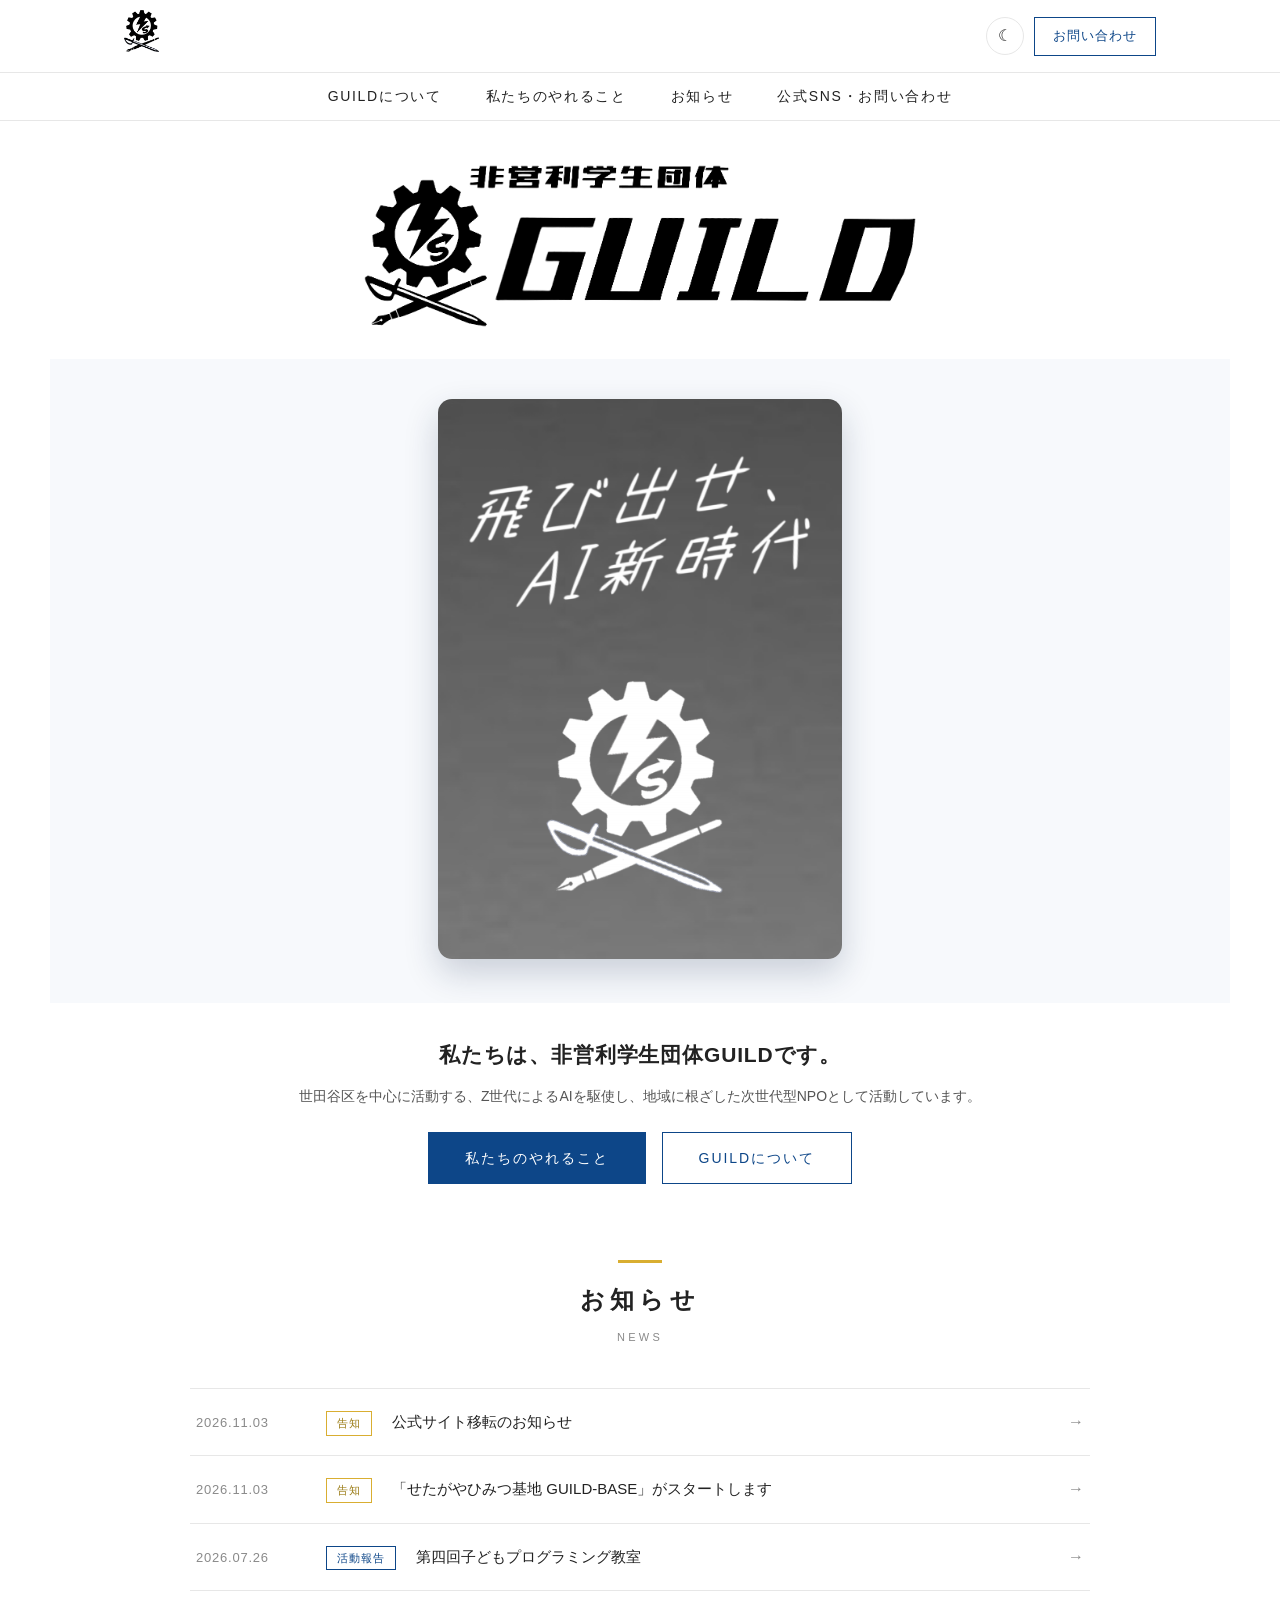
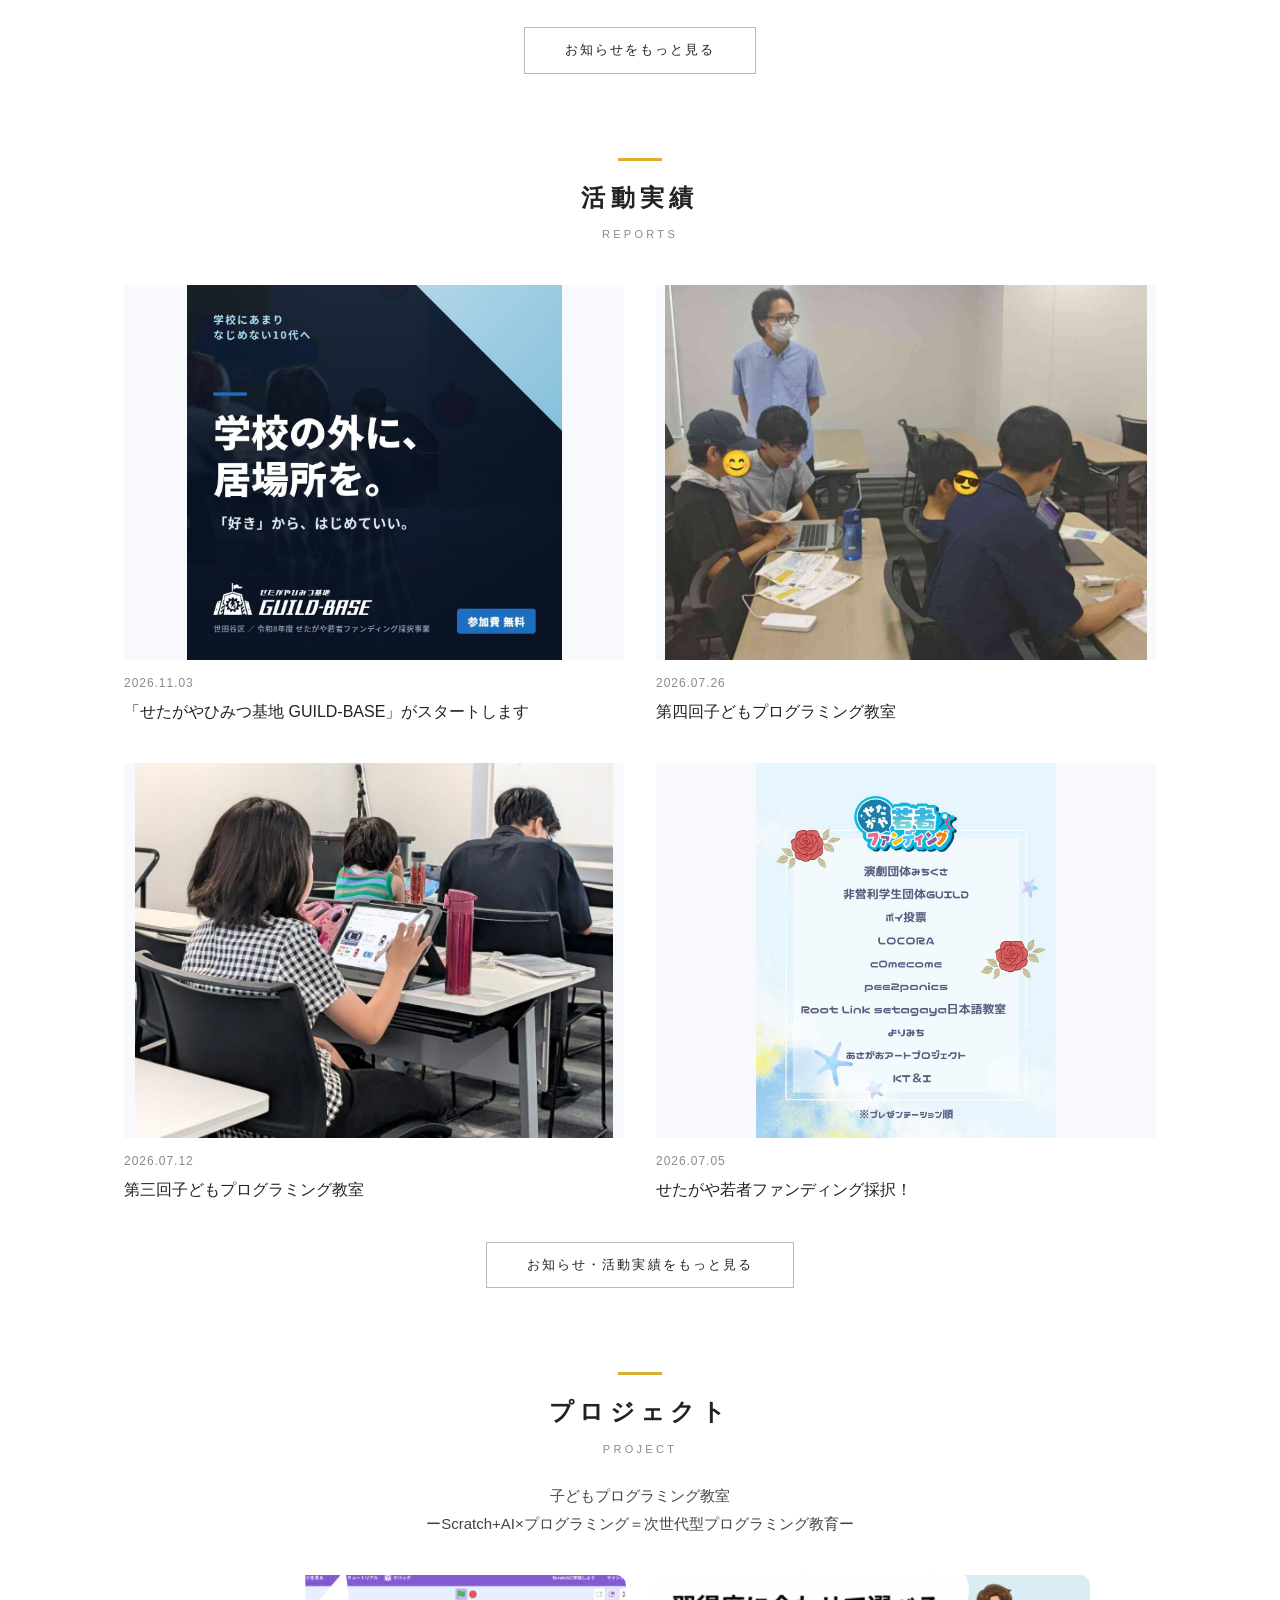
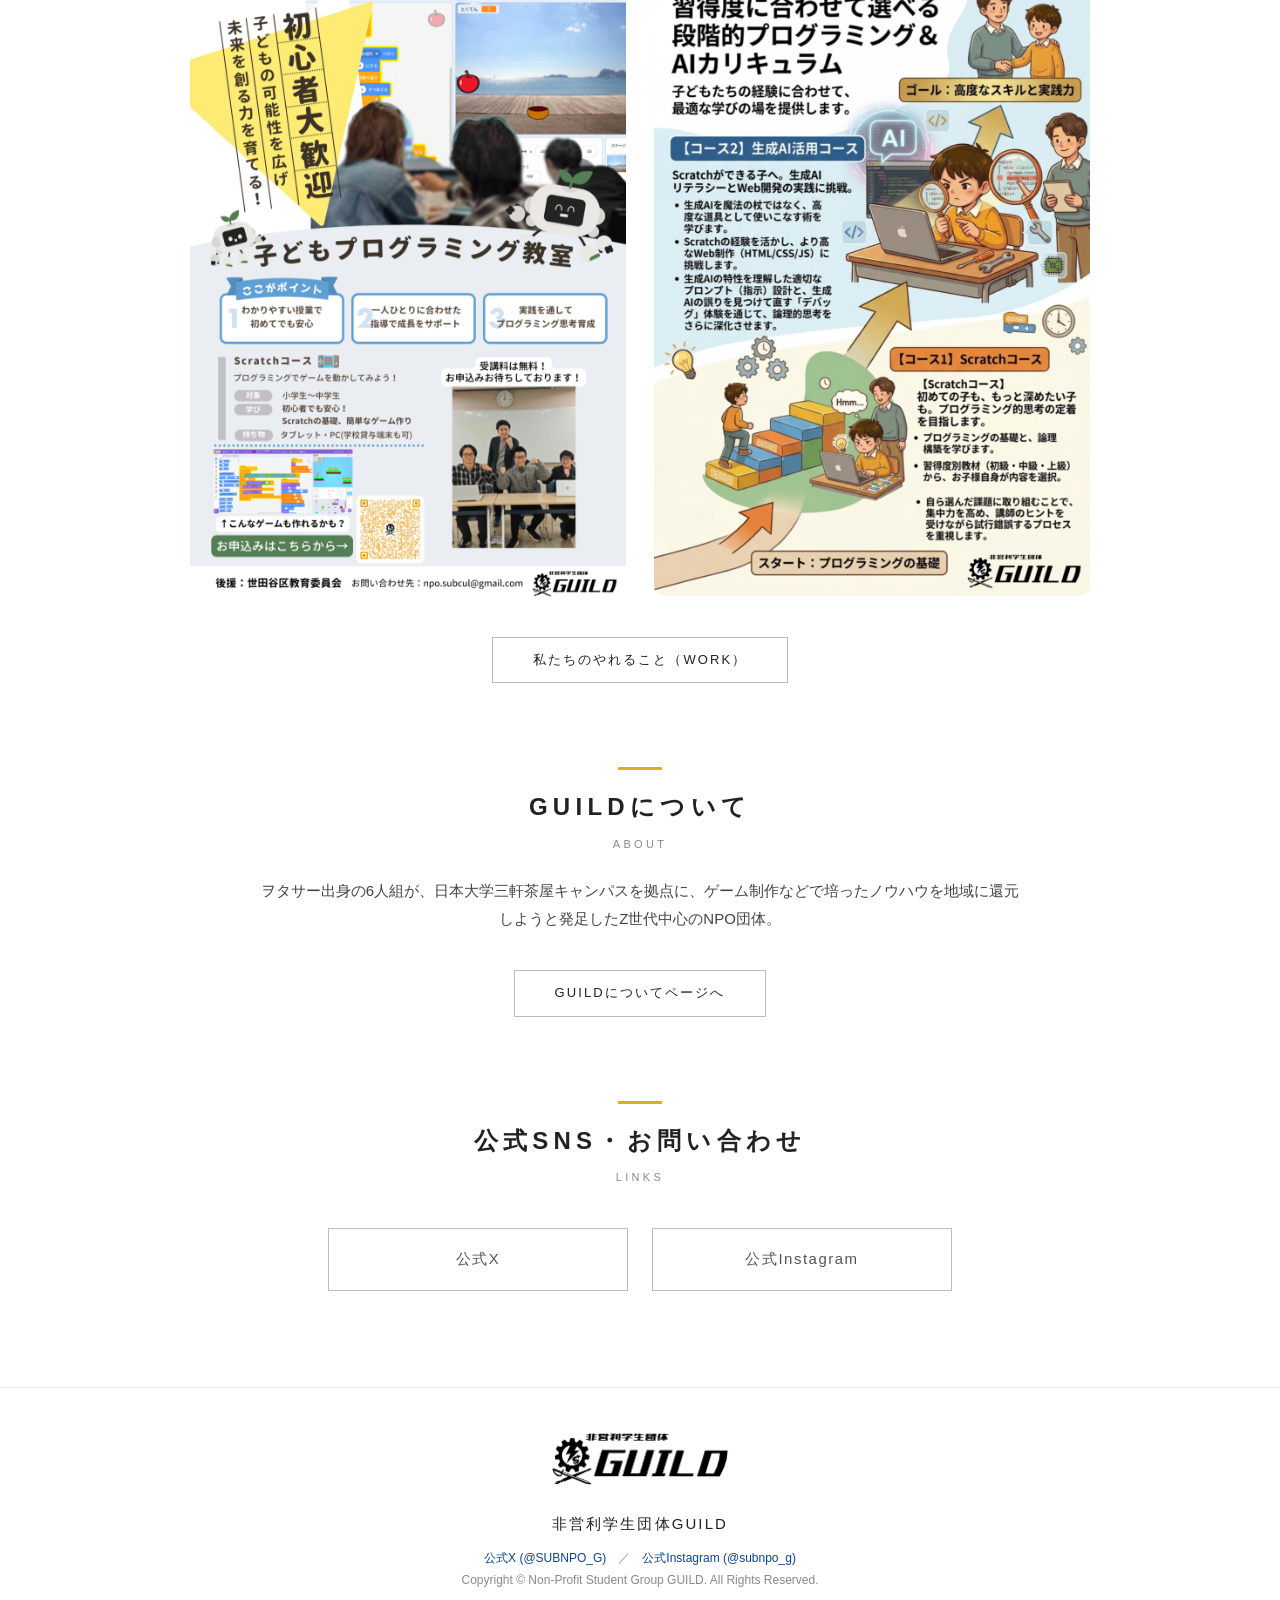
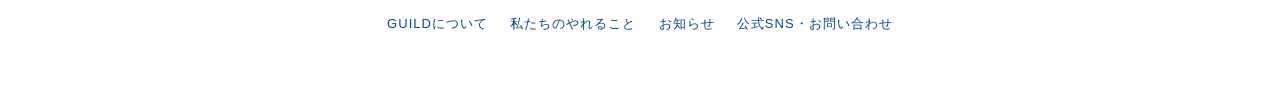
<file: index.html>
<!DOCTYPE html>
<html lang="ja">
<head>
<meta charset="UTF-8">
<meta name="viewport" content="width=device-width, initial-scale=1.0">
<meta name="color-scheme" content="light dark">
<meta name="theme-color" media="(prefers-color-scheme: light)" content="#ffffff">
<meta name="theme-color" media="(prefers-color-scheme: dark)" content="#121417">
<title>非営利学生団体GUILD</title>
<meta name="description" content="非営利学生団体GUILDの公式ホームページです。世田谷区を中心に活動する、Z世代によるAIを駆使し、地域に根ざした次世代型NPOとして活動しています。">
<meta property="og:title" content="非営利学生団体GUILD">
<meta property="og:description" content="非営利学生団体GUILDの公式ホームページです。世田谷区を中心に活動する、Z世代によるAIを駆使し、地域に根ざした次世代型NPOとして活動しています。">
<meta property="og:type" content="website">
<meta property="og:site_name" content="非営利学生団体GUILD">
<meta property="og:url" content="https://nposub-guild.github.io/">
<meta property="og:image" content="https://nposub-guild.github.io/assets/images/emblem.png">
<meta name="twitter:card" content="summary">
<link rel="canonical" href="https://nposub-guild.github.io/">
<link rel="icon" href="assets/images/emblem-mark.png">
<link rel="stylesheet" href="assets/style.css?v=3">
<script>(function(){try{var t=localStorage.getItem("guild-theme");if(t!=="dark"&&t!=="light"){t=window.matchMedia("(prefers-color-scheme: dark)").matches?"dark":"light";}document.documentElement.setAttribute("data-theme",t);}catch(e){document.documentElement.setAttribute("data-theme","light");}})();</script>
</head>
<body>

<header>
  <div class="header-in">
    <button class="burger" id="menuBtn" aria-label="メニューを開く" aria-expanded="false" aria-controls="mobileNav"><span></span><span></span><span></span></button>
    <a class="logo-link" href="./" aria-label="非営利学生団体GUILD トップページ"><img class="header-logo logo-light" src="assets/images/emblem-mark.png" alt="GUILD"><img class="header-logo logo-dark" src="assets/images/emblem-mark-dark.png" alt="GUILD" aria-hidden="true"></a>
    <div class="header-actions"><button class="theme-btn" id="themeBtn" type="button" aria-label="ライトモードとダークモードを切り替える" title="ライト／ダーク切替">☾</button><a class="header-cta" href="#links">お問い合わせ</a></div>
  </div>
  <nav class="topnav" aria-label="メインメニュー">
    <div class="wrap">
      <a href="about.html">GUILDについて</a><a href="work.html">私たちのやれること</a><a href="news.html">お知らせ</a><a href="./#links">公式SNS・お問い合わせ</a>
    </div>
  </nav>
  <nav class="mobilenav" id="mobileNav" aria-label="モバイルメニュー">
    <a href="about.html">GUILDについて</a>
    <a href="work.html">私たちのやれること</a>
    <a href="news.html">お知らせ</a>
    <a href="./#links">公式SNS・お問い合わせ</a>
  </nav>
</header>

<main>

  <img class="hero-logo logo-light" src="assets/images/logo-horizontal.png" alt="非営利学生団体GUILD"><img class="hero-logo logo-dark" src="assets/images/logo-horizontal-dark.png" alt="非営利学生団体GUILD" aria-hidden="true">
  <div class="hero">
    <img class="photo" src="assets/images/hero.png" alt="飛び出せ、AI新時代" fetchpriority="high">
  </div>
  <div class="hero-sub">
    <h1 class="lead">私たちは、非営利学生団体GUILDです。</h1>
    <p class="sub">世田谷区を中心に活動する、Z世代によるAIを駆使し、地域に根ざした次世代型NPOとして活動しています。</p>
    <div class="hero-btns">
      <a class="btn btn-solid" href="work.html">私たちのやれること</a>
      <a class="btn btn-outline" href="about.html">GUILDについて</a>
    </div>
  </div>

  <section id="news">
    <div class="wrap">
      <div class="sec-head"><div class="line"></div><h2>お知らせ</h2><div class="en">NEWS</div></div>
      <div class="news-list">
        <a class="news-row" href="news/site-renewal.html"><span class="date">2026.11.03</span><span class="nchip">告知</span><span class="ttl">公式サイト移転のお知らせ</span><span class="arrow">→</span></a>
        <a class="news-row" href="news/guild-base-start.html"><span class="date">2026.11.03</span><span class="nchip">告知</span><span class="ttl">「せたがやひみつ基地 GUILD-BASE」がスタートします</span><span class="arrow">→</span></a>
        <a class="news-row" href="news/programming-class-4.html"><span class="date">2026.07.26</span><span class="nchip blue">活動報告</span><span class="ttl">第四回︎︎子どもプログラミング教室</span><span class="arrow">→</span></a>
      </div>
      <div class="more"><a href="news.html">お知らせをもっと見る</a></div>
    </div>
  </section>

  <section id="reports">
    <div class="wrap">
      <div class="sec-head"><div class="line"></div><h2>活動実績</h2><div class="en">REPORTS</div></div>
      <div class="cards">
        <a class="card" href="news/guild-base-start.html"><img src="assets/images/news-guild-base-1.jpg" alt="「せたがやひみつ基地 GUILD-BASE」がスタートします" loading="lazy"><div class="date">2026.11.03</div><div class="ttl">「せたがやひみつ基地 GUILD-BASE」がスタートします</div></a>
        <a class="card" href="news/programming-class-4.html"><img src="assets/images/news-programming-class-4-1.jpg" alt="第四回︎︎子どもプログラミング教室" loading="lazy"><div class="date">2026.07.26</div><div class="ttl">第四回︎︎子どもプログラミング教室</div></a>
        <a class="card" href="news/programming-class-3.html"><img src="assets/images/news-programming-class-3-1.jpg" alt="第三回︎︎子どもプログラミング教室" loading="lazy"><div class="date">2026.07.12</div><div class="ttl">第三回︎︎子どもプログラミング教室</div></a>
        <a class="card" href="news/setagaya-funding.html"><img src="assets/images/news-setagaya-funding-1.jpg" alt="せたがや若者ファンディング採択！" loading="lazy"><div class="date">2026.07.05</div><div class="ttl">せたがや若者ファンディング採択！</div></a>
      </div>
      <div class="more"><a href="news.html">お知らせ・活動実績をもっと見る</a></div>
    </div>
  </section>

  <section id="project">
    <div class="wrap">
      <div class="sec-head"><div class="line"></div><h2>プロジェクト</h2><div class="en">PROJECT</div></div>
      <p class="sec-lead">子どもプログラミング教室<br>ーScratch+AI×プログラミング＝次世代型プログラミング教育ー</p>
      <div class="project-images">
    <img src="assets/images/project-1.png" alt="子どもプログラミング教室の案内画像" loading="lazy">
    <img src="assets/images/project-2.png" alt="子どもプログラミング教室の案内画像" loading="lazy">
      </div>
      <div class="more"><a href="work.html">私たちのやれること（WORK）</a></div>
    </div>
  </section>

  <section id="about">
    <div class="wrap">
      <div class="sec-head"><div class="line"></div><h2>GUILDについて</h2><div class="en">ABOUT</div></div>
      <p class="sec-lead">ヲタサー出身の6人組が、日本大学三軒茶屋キャンパスを拠点に、ゲーム制作などで培ったノウハウを地域に還元しようと発足したZ世代中心のNPO団体。</p>
      <div class="more"><a href="about.html">GUILDについてページへ</a></div>
    </div>
  </section>

  <section id="links">
    <div class="wrap">
      <div class="sec-head"><div class="line"></div><h2>公式SNS・お問い合わせ</h2><div class="en">LINKS</div></div>
      <div class="sns-btns">
        <a href="https://x.com/SUBNPO_G" target="_blank" rel="noopener">公式X</a>
        <a href="https://www.instagram.com/subnpo_g" target="_blank" rel="noopener">公式Instagram</a>
      </div>
    </div>
  </section>

</main>

<footer>
  <img class="logo-light" src="assets/images/logo-horizontal.png" alt="非営利学生団体GUILD ロゴ"><img class="logo-dark" src="assets/images/logo-horizontal-dark.png" alt="非営利学生団体GUILD ロゴ" aria-hidden="true">
  <div class="fname">非営利学生団体GUILD</div>
  <p><a href="https://x.com/SUBNPO_G" target="_blank" rel="noopener">公式X (@SUBNPO_G)</a>　／　<a href="https://www.instagram.com/subnpo_g" target="_blank" rel="noopener">公式Instagram (@subnpo_g)</a><br>
  Copyright © Non-Profit Student Group GUILD. All Rights Reserved.</p>
  <nav class="footer-nav" aria-label="フッターメニュー">
    <a href="about.html">GUILDについて</a><a href="work.html">私たちのやれること</a><a href="news.html">お知らせ</a><a href="./#links">公式SNS・お問い合わせ</a>
  </nav>
</footer>

<button class="to-top" id="toTop" aria-label="ページの先頭へ戻る">↑</button>
<script src="assets/site.js?v=1"></script>
</body>
</html>
</file>
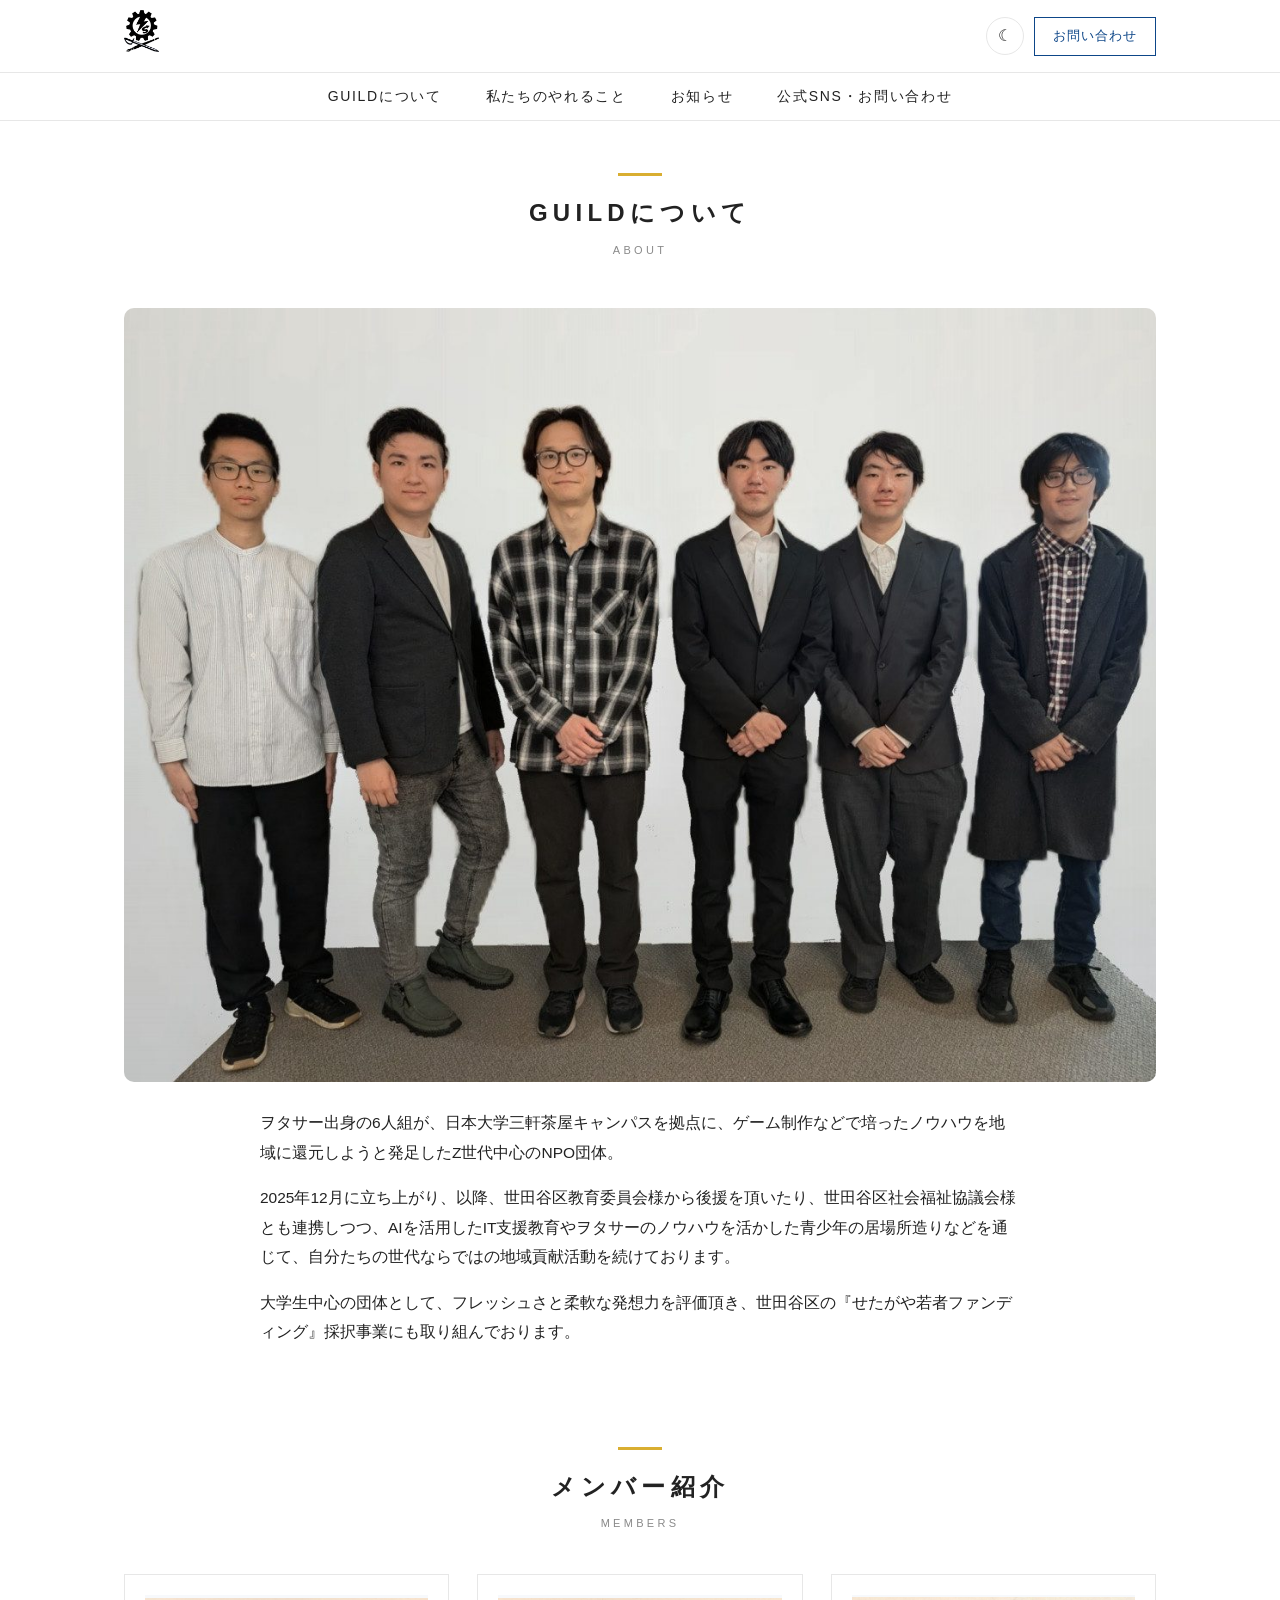
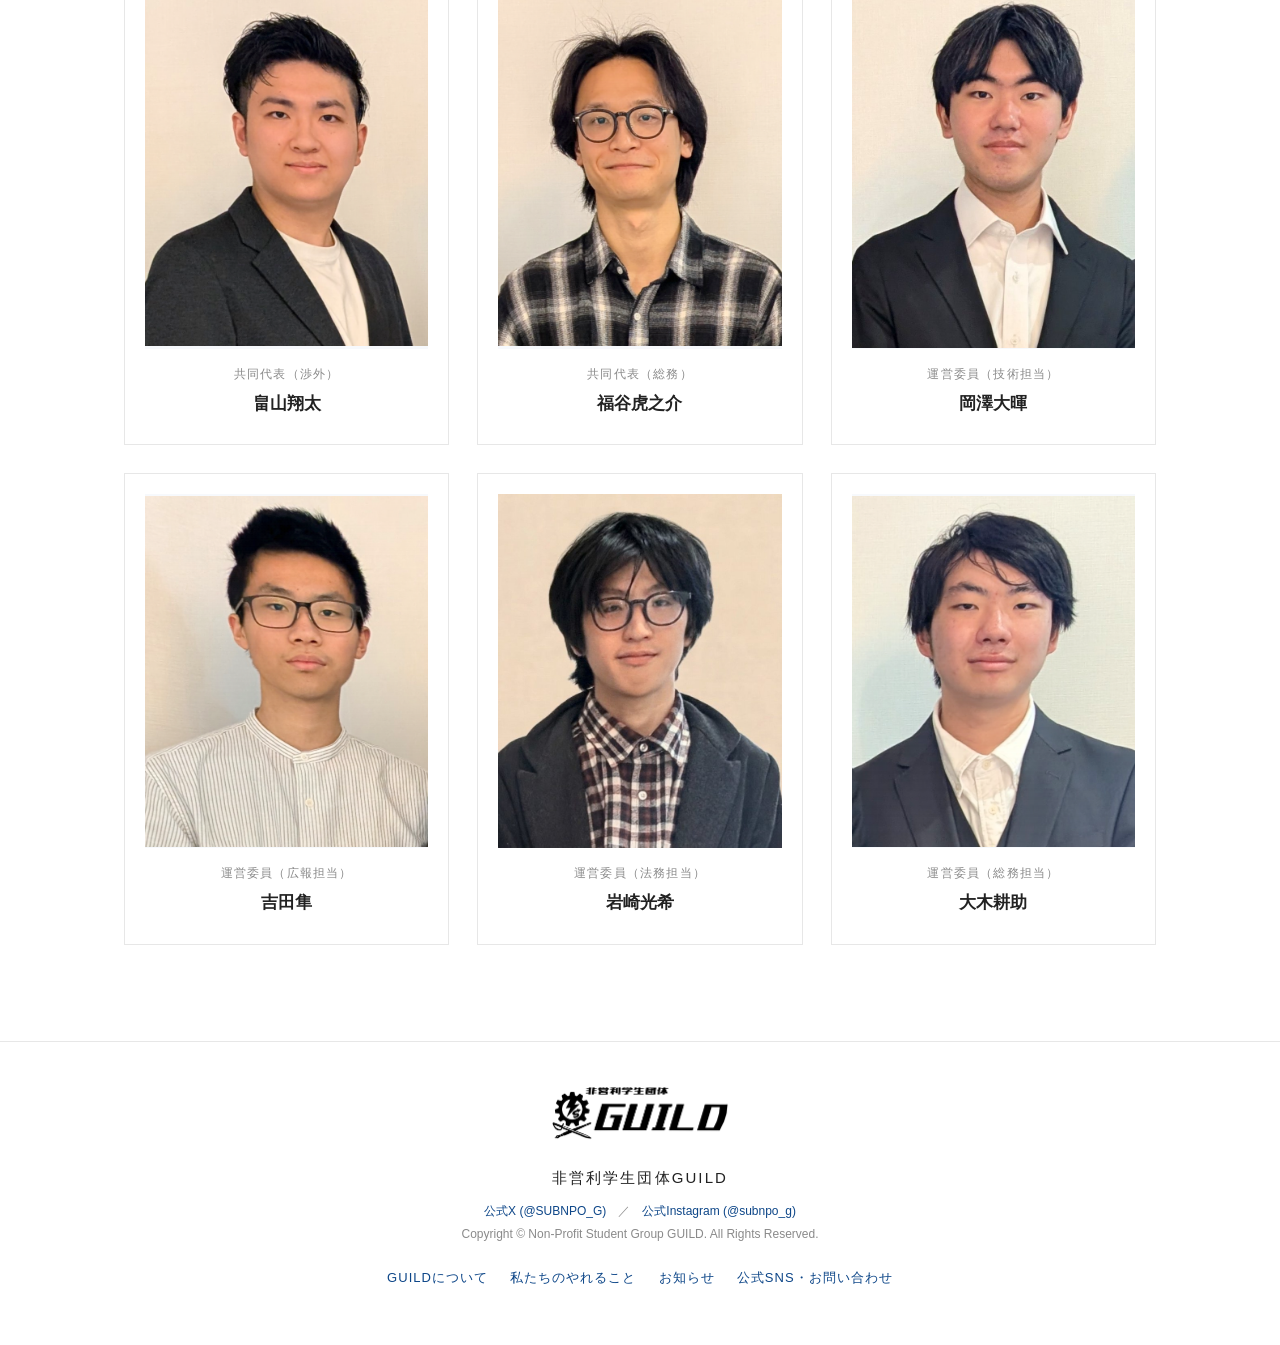
<file: about.html>
<!DOCTYPE html>
<html lang="ja">
<head>
<meta charset="UTF-8">
<meta name="viewport" content="width=device-width, initial-scale=1.0">
<meta name="color-scheme" content="light dark">
<meta name="theme-color" media="(prefers-color-scheme: light)" content="#ffffff">
<meta name="theme-color" media="(prefers-color-scheme: dark)" content="#121417">
<title>ABOUT | 非営利学生団体GUILD</title>
<meta name="description" content="非営利学生団体GUILDについて。メンバー紹介。">
<meta property="og:title" content="ABOUT | 非営利学生団体GUILD">
<meta property="og:description" content="非営利学生団体GUILDについて。メンバー紹介。">
<meta property="og:type" content="website">
<meta property="og:site_name" content="非営利学生団体GUILD">
<meta property="og:url" content="https://nposub-guild.github.io/about.html">
<meta property="og:image" content="https://nposub-guild.github.io/assets/images/emblem.png">
<meta name="twitter:card" content="summary">
<link rel="canonical" href="https://nposub-guild.github.io/about.html">
<link rel="icon" href="assets/images/emblem-mark.png">
<link rel="stylesheet" href="assets/style.css?v=3">
<script>(function(){try{var t=localStorage.getItem("guild-theme");if(t!=="dark"&&t!=="light"){t=window.matchMedia("(prefers-color-scheme: dark)").matches?"dark":"light";}document.documentElement.setAttribute("data-theme",t);}catch(e){document.documentElement.setAttribute("data-theme","light");}})();</script>
</head>
<body>

<header>
  <div class="header-in">
    <button class="burger" id="menuBtn" aria-label="メニューを開く" aria-expanded="false" aria-controls="mobileNav"><span></span><span></span><span></span></button>
    <a class="logo-link" href="./" aria-label="非営利学生団体GUILD トップページ"><img class="header-logo logo-light" src="assets/images/emblem-mark.png" alt="GUILD"><img class="header-logo logo-dark" src="assets/images/emblem-mark-dark.png" alt="GUILD" aria-hidden="true"></a>
    <div class="header-actions"><button class="theme-btn" id="themeBtn" type="button" aria-label="ライトモードとダークモードを切り替える" title="ライト／ダーク切替">☾</button><a class="header-cta" href="./#links">お問い合わせ</a></div>
  </div>
  <nav class="topnav" aria-label="メインメニュー">
    <div class="wrap">
      <a href="about.html">GUILDについて</a><a href="work.html">私たちのやれること</a><a href="news.html">お知らせ</a><a href="./#links">公式SNS・お問い合わせ</a>
    </div>
  </nav>
  <nav class="mobilenav" id="mobileNav" aria-label="モバイルメニュー">
    <a href="about.html">GUILDについて</a>
    <a href="work.html">私たちのやれること</a>
    <a href="news.html">お知らせ</a>
    <a href="./#links">公式SNS・お問い合わせ</a>
  </nav>
</header>

<main>

<div class="page-head">
  <div class="sec-head"><div class="line"></div><h2>GUILDについて</h2><div class="en">ABOUT</div></div>
</div>
<section style="padding-top:8px;">
  <div class="wrap">
    <img class="about-visual" src="assets/images/about-header.jpg" alt="">
    <div class="story">
      <p>ヲタサー出身の6人組が、日本大学三軒茶屋キャンパスを拠点に、ゲーム制作などで培ったノウハウを地域に還元しようと発足したZ世代中心のNPO団体。</p>
    <p>2025年12月に立ち上がり、以降、世田谷区教育委員会様から後援を頂いたり、世田谷区社会福祉協議会様とも連携しつつ、AIを活用したIT支援教育やヲタサーのノウハウを活かした青少年の居場所造りなどを通じて、自分たちの世代ならではの地域貢献活動を続けております。</p>
    <p>大学生中心の団体として、フレッシュさと柔軟な発想力を評価頂き、世田谷区の『せたがや若者ファンディング』採択事業にも取り組んでおります。</p>
  
    </div>
  </div>
</section>
<section>
  <div class="wrap">
    <div class="sec-head"><div class="line"></div><h2>メンバー紹介</h2><div class="en">MEMBERS</div></div>
    <div class="members">
        <figure class="member"><img src="assets/images/member-hatakeyama.png" alt="畠山翔太" loading="lazy"><figcaption><span class="role">共同代表（渉外）</span><span class="name">畠山翔太</span></figcaption></figure>
        <figure class="member"><img src="assets/images/member-fukutani.png" alt="福谷虎之介" loading="lazy"><figcaption><span class="role">共同代表（総務）</span><span class="name">福谷虎之介</span></figcaption></figure>
        <figure class="member"><img src="assets/images/member-okazawa.jpg" alt="岡澤大暉" loading="lazy"><figcaption><span class="role">運営委員（技術担当）</span><span class="name">岡澤大暉</span></figcaption></figure>
        <figure class="member"><img src="assets/images/member-yoshida.png" alt="吉田隼" loading="lazy"><figcaption><span class="role">運営委員（広報担当）</span><span class="name">吉田隼</span></figcaption></figure>
        <figure class="member"><img src="assets/images/member-iwasaki.jpg" alt="岩崎光希" loading="lazy"><figcaption><span class="role">運営委員（法務担当）</span><span class="name">岩崎光希</span></figcaption></figure>
        <figure class="member"><img src="assets/images/member-oki.png" alt="大木耕助" loading="lazy"><figcaption><span class="role">運営委員（総務担当）</span><span class="name">大木耕助</span></figcaption></figure>
    </div>
  </div>
</section>

</main>

<footer>
  <img class="logo-light" src="assets/images/logo-horizontal.png" alt="非営利学生団体GUILD ロゴ"><img class="logo-dark" src="assets/images/logo-horizontal-dark.png" alt="非営利学生団体GUILD ロゴ" aria-hidden="true">
  <div class="fname">非営利学生団体GUILD</div>
  <p><a href="https://x.com/SUBNPO_G" target="_blank" rel="noopener">公式X (@SUBNPO_G)</a>　／　<a href="https://www.instagram.com/subnpo_g" target="_blank" rel="noopener">公式Instagram (@subnpo_g)</a><br>
  Copyright © Non-Profit Student Group GUILD. All Rights Reserved.</p>
  <nav class="footer-nav" aria-label="フッターメニュー">
    <a href="about.html">GUILDについて</a><a href="work.html">私たちのやれること</a><a href="news.html">お知らせ</a><a href="./#links">公式SNS・お問い合わせ</a>
  </nav>
</footer>

<button class="to-top" id="toTop" aria-label="ページの先頭へ戻る">↑</button>
<script src="assets/site.js?v=1"></script>
</body>
</html>
</file>
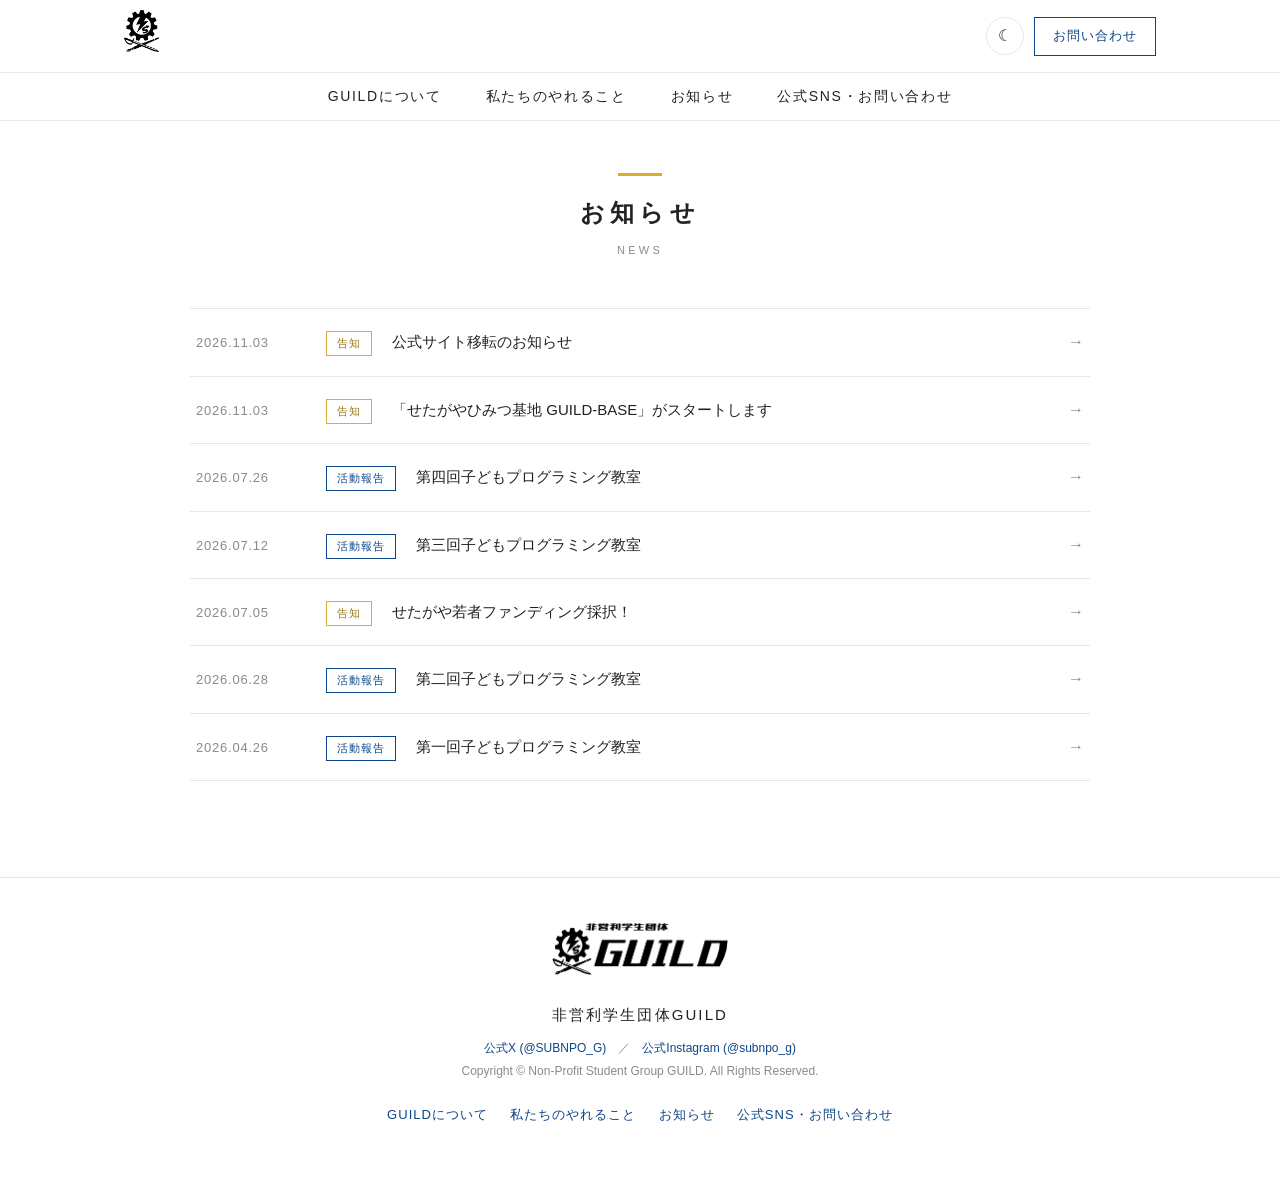
<file: news.html>
<!DOCTYPE html>
<html lang="ja">
<head>
<meta charset="UTF-8">
<meta name="viewport" content="width=device-width, initial-scale=1.0">
<meta name="color-scheme" content="light dark">
<meta name="theme-color" media="(prefers-color-scheme: light)" content="#ffffff">
<meta name="theme-color" media="(prefers-color-scheme: dark)" content="#121417">
<title>NEWS | 非営利学生団体GUILD</title>
<meta name="description" content="非営利学生団体GUILDのNEWS一覧です。">
<meta property="og:title" content="NEWS | 非営利学生団体GUILD">
<meta property="og:description" content="非営利学生団体GUILDのNEWS一覧です。">
<meta property="og:type" content="website">
<meta property="og:site_name" content="非営利学生団体GUILD">
<meta property="og:url" content="https://nposub-guild.github.io/news.html">
<meta property="og:image" content="https://nposub-guild.github.io/assets/images/emblem.png">
<meta name="twitter:card" content="summary">
<link rel="canonical" href="https://nposub-guild.github.io/news.html">
<link rel="icon" href="assets/images/emblem-mark.png">
<link rel="stylesheet" href="assets/style.css?v=3">
<script>(function(){try{var t=localStorage.getItem("guild-theme");if(t!=="dark"&&t!=="light"){t=window.matchMedia("(prefers-color-scheme: dark)").matches?"dark":"light";}document.documentElement.setAttribute("data-theme",t);}catch(e){document.documentElement.setAttribute("data-theme","light");}})();</script>
</head>
<body>

<header>
  <div class="header-in">
    <button class="burger" id="menuBtn" aria-label="メニューを開く" aria-expanded="false" aria-controls="mobileNav"><span></span><span></span><span></span></button>
    <a class="logo-link" href="./" aria-label="非営利学生団体GUILD トップページ"><img class="header-logo logo-light" src="assets/images/emblem-mark.png" alt="GUILD"><img class="header-logo logo-dark" src="assets/images/emblem-mark-dark.png" alt="GUILD" aria-hidden="true"></a>
    <div class="header-actions"><button class="theme-btn" id="themeBtn" type="button" aria-label="ライトモードとダークモードを切り替える" title="ライト／ダーク切替">☾</button><a class="header-cta" href="./#links">お問い合わせ</a></div>
  </div>
  <nav class="topnav" aria-label="メインメニュー">
    <div class="wrap">
      <a href="about.html">GUILDについて</a><a href="work.html">私たちのやれること</a><a href="news.html">お知らせ</a><a href="./#links">公式SNS・お問い合わせ</a>
    </div>
  </nav>
  <nav class="mobilenav" id="mobileNav" aria-label="モバイルメニュー">
    <a href="about.html">GUILDについて</a>
    <a href="work.html">私たちのやれること</a>
    <a href="news.html">お知らせ</a>
    <a href="./#links">公式SNS・お問い合わせ</a>
  </nav>
</header>

<main>

<div class="page-head">
  <div class="sec-head"><div class="line"></div><h2>お知らせ</h2><div class="en">NEWS</div></div>
</div>
<section style="padding-top:8px;">
  <div class="wrap">
    <div class="news-list">
<a class="news-row" href="news/site-renewal.html"><span class="date">2026.11.03</span><span class="nchip">告知</span><span class="ttl">公式サイト移転のお知らせ</span><span class="arrow">→</span></a>
<a class="news-row" href="news/guild-base-start.html"><span class="date">2026.11.03</span><span class="nchip">告知</span><span class="ttl">「せたがやひみつ基地 GUILD-BASE」がスタートします</span><span class="arrow">→</span></a>
<a class="news-row" href="news/programming-class-4.html"><span class="date">2026.07.26</span><span class="nchip blue">活動報告</span><span class="ttl">第四回︎︎子どもプログラミング教室</span><span class="arrow">→</span></a>
<a class="news-row" href="news/programming-class-3.html"><span class="date">2026.07.12</span><span class="nchip blue">活動報告</span><span class="ttl">第三回︎︎子どもプログラミング教室</span><span class="arrow">→</span></a>
<a class="news-row" href="news/setagaya-funding.html"><span class="date">2026.07.05</span><span class="nchip">告知</span><span class="ttl">せたがや若者ファンディング採択！</span><span class="arrow">→</span></a>
<a class="news-row" href="news/programming-class-2.html"><span class="date">2026.06.28</span><span class="nchip blue">活動報告</span><span class="ttl">第二回︎︎子どもプログラミング教室</span><span class="arrow">→</span></a>
<a class="news-row" href="news/programming-class-1.html"><span class="date">2026.04.26</span><span class="nchip blue">活動報告</span><span class="ttl">第一回︎︎子どもプログラミング教室</span><span class="arrow">→</span></a>
    </div>
  </div>
</section>

</main>

<footer>
  <img class="logo-light" src="assets/images/logo-horizontal.png" alt="非営利学生団体GUILD ロゴ"><img class="logo-dark" src="assets/images/logo-horizontal-dark.png" alt="非営利学生団体GUILD ロゴ" aria-hidden="true">
  <div class="fname">非営利学生団体GUILD</div>
  <p><a href="https://x.com/SUBNPO_G" target="_blank" rel="noopener">公式X (@SUBNPO_G)</a>　／　<a href="https://www.instagram.com/subnpo_g" target="_blank" rel="noopener">公式Instagram (@subnpo_g)</a><br>
  Copyright © Non-Profit Student Group GUILD. All Rights Reserved.</p>
  <nav class="footer-nav" aria-label="フッターメニュー">
    <a href="about.html">GUILDについて</a><a href="work.html">私たちのやれること</a><a href="news.html">お知らせ</a><a href="./#links">公式SNS・お問い合わせ</a>
  </nav>
</footer>

<button class="to-top" id="toTop" aria-label="ページの先頭へ戻る">↑</button>
<script src="assets/site.js?v=1"></script>
</body>
</html>
</file>
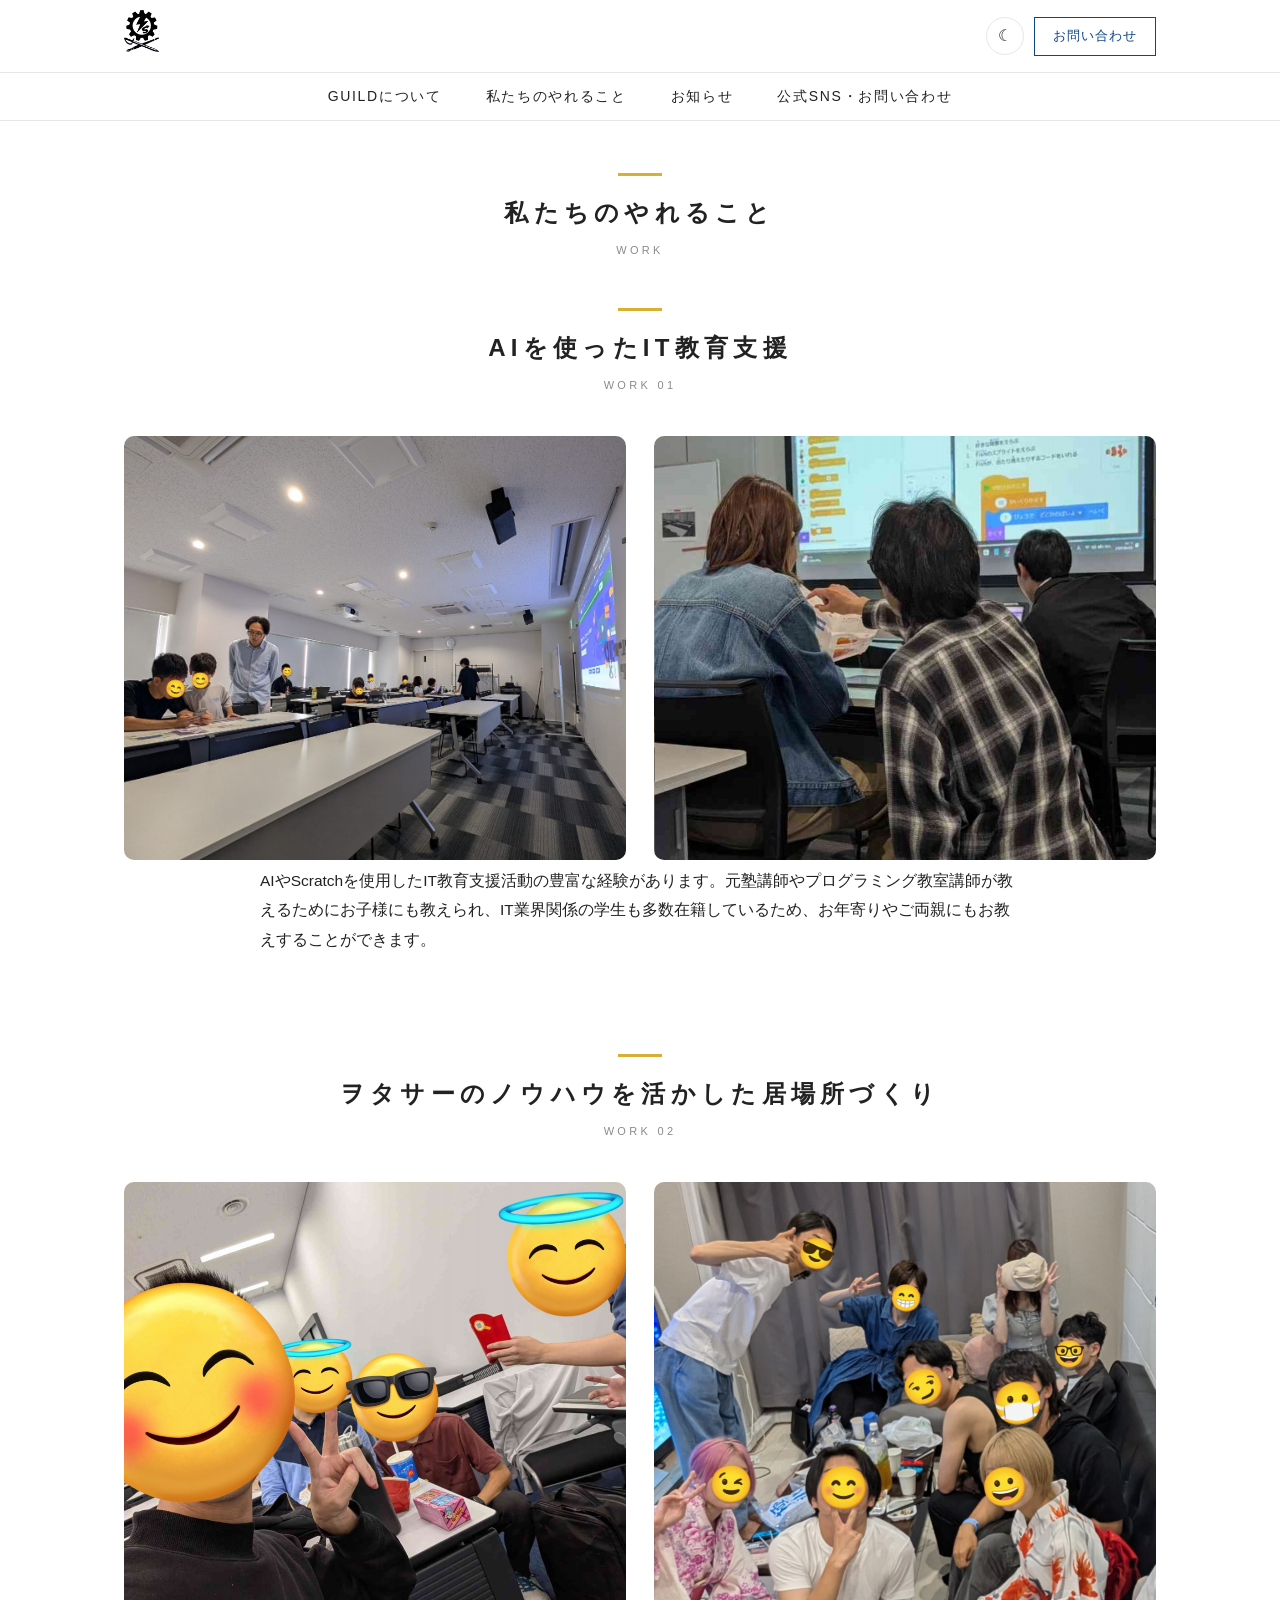
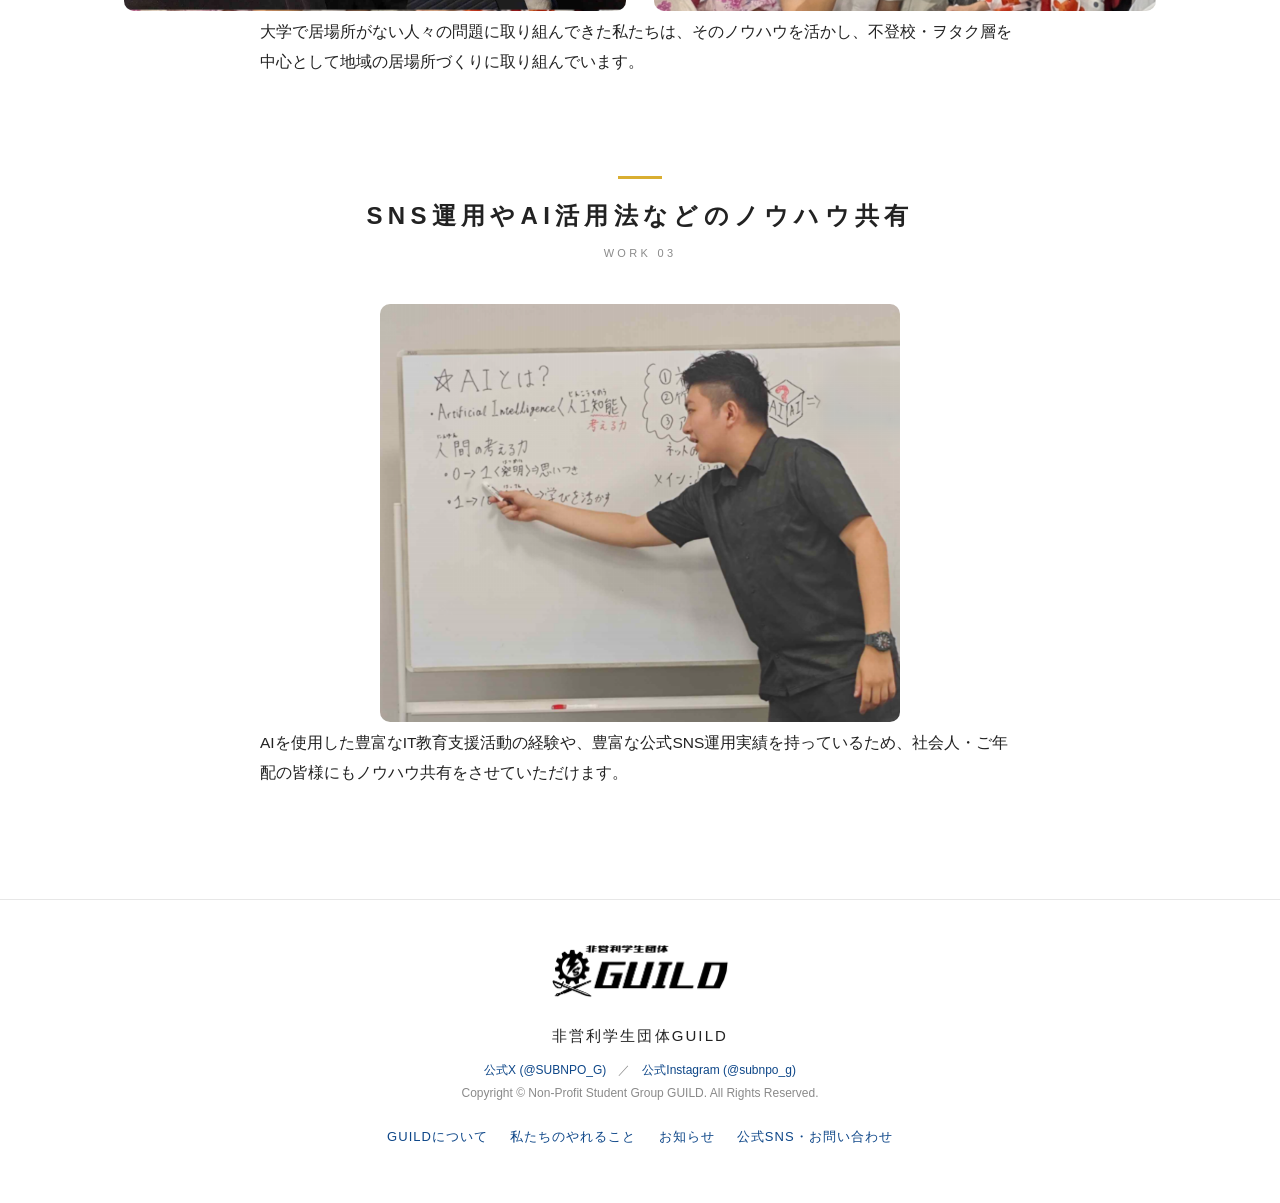
<file: work.html>
<!DOCTYPE html>
<html lang="ja">
<head>
<meta charset="UTF-8">
<meta name="viewport" content="width=device-width, initial-scale=1.0">
<meta name="color-scheme" content="light dark">
<meta name="theme-color" media="(prefers-color-scheme: light)" content="#ffffff">
<meta name="theme-color" media="(prefers-color-scheme: dark)" content="#121417">
<title>WORK | 非営利学生団体GUILD</title>
<meta name="description" content="非営利学生団体GUILDのWORK（私たちのやれること）ページです。">
<meta property="og:title" content="WORK | 非営利学生団体GUILD">
<meta property="og:description" content="非営利学生団体GUILDのWORK（私たちのやれること）ページです。">
<meta property="og:type" content="website">
<meta property="og:site_name" content="非営利学生団体GUILD">
<meta property="og:url" content="https://nposub-guild.github.io/work.html">
<meta property="og:image" content="https://nposub-guild.github.io/assets/images/emblem.png">
<meta name="twitter:card" content="summary">
<link rel="canonical" href="https://nposub-guild.github.io/work.html">
<link rel="icon" href="assets/images/emblem-mark.png">
<link rel="stylesheet" href="assets/style.css?v=3">
<script>(function(){try{var t=localStorage.getItem("guild-theme");if(t!=="dark"&&t!=="light"){t=window.matchMedia("(prefers-color-scheme: dark)").matches?"dark":"light";}document.documentElement.setAttribute("data-theme",t);}catch(e){document.documentElement.setAttribute("data-theme","light");}})();</script>
</head>
<body>

<header>
  <div class="header-in">
    <button class="burger" id="menuBtn" aria-label="メニューを開く" aria-expanded="false" aria-controls="mobileNav"><span></span><span></span><span></span></button>
    <a class="logo-link" href="./" aria-label="非営利学生団体GUILD トップページ"><img class="header-logo logo-light" src="assets/images/emblem-mark.png" alt="GUILD"><img class="header-logo logo-dark" src="assets/images/emblem-mark-dark.png" alt="GUILD" aria-hidden="true"></a>
    <div class="header-actions"><button class="theme-btn" id="themeBtn" type="button" aria-label="ライトモードとダークモードを切り替える" title="ライト／ダーク切替">☾</button><a class="header-cta" href="./#links">お問い合わせ</a></div>
  </div>
  <nav class="topnav" aria-label="メインメニュー">
    <div class="wrap">
      <a href="about.html">GUILDについて</a><a href="work.html">私たちのやれること</a><a href="news.html">お知らせ</a><a href="./#links">公式SNS・お問い合わせ</a>
    </div>
  </nav>
  <nav class="mobilenav" id="mobileNav" aria-label="モバイルメニュー">
    <a href="about.html">GUILDについて</a>
    <a href="work.html">私たちのやれること</a>
    <a href="news.html">お知らせ</a>
    <a href="./#links">公式SNS・お問い合わせ</a>
  </nav>
</header>

<main>

<div class="page-head">
  <div class="sec-head"><div class="line"></div><h2>私たちのやれること</h2><div class="en">WORK</div></div>
</div>
<section style="padding-top:8px;">
  <div class="wrap">
    <div class="sec-head"><div class="line"></div><h2>AIを使ったIT教育支援</h2><div class="en">WORK 01</div></div>
    <div class="work-images">
        <img src="assets/images/work-1a.jpg" alt="" loading="lazy">
        <img src="assets/images/work-1b.png" alt="" loading="lazy">
    </div>
    <div class="story">
      <p>AIやScratchを使用したIT教育支援活動の豊富な経験があります。元塾講師やプログラミング教室講師が教えるためにお子様にも教えられ、IT業界関係の学生も多数在籍しているため、お年寄りやご両親にもお教えすることができます。</p>
    </div>
  </div>
</section>
<section>
  <div class="wrap">
    <div class="sec-head"><div class="line"></div><h2>ヲタサーのノウハウを活かした居場所づくり</h2><div class="en">WORK 02</div></div>
    <div class="work-images">
        <img src="assets/images/work-2a.png" alt="" loading="lazy">
        <img src="assets/images/work-2b.png" alt="" loading="lazy">
    </div>
    <div class="story">
      <p>大学で居場所がない人々の問題に取り組んできた私たちは、そのノウハウを活かし、不登校・ヲタク層を中心として地域の居場所づくりに取り組んでいます。</p>
    </div>
  </div>
</section>
<section>
  <div class="wrap">
    <div class="sec-head"><div class="line"></div><h2>SNS運用やAI活用法などのノウハウ共有</h2><div class="en">WORK 03</div></div>
    <div class="work-images single">
        <img src="assets/images/work-3a.png" alt="" loading="lazy">
    </div>
    <div class="story">
      <p>AIを使用した豊富なIT教育支援活動の経験や、豊富な公式SNS運用実績を持っているため、社会人・ご年配の皆様にもノウハウ共有をさせていただけます。</p>
    </div>
  </div>
</section>
</main>

<footer>
  <img class="logo-light" src="assets/images/logo-horizontal.png" alt="非営利学生団体GUILD ロゴ"><img class="logo-dark" src="assets/images/logo-horizontal-dark.png" alt="非営利学生団体GUILD ロゴ" aria-hidden="true">
  <div class="fname">非営利学生団体GUILD</div>
  <p><a href="https://x.com/SUBNPO_G" target="_blank" rel="noopener">公式X (@SUBNPO_G)</a>　／　<a href="https://www.instagram.com/subnpo_g" target="_blank" rel="noopener">公式Instagram (@subnpo_g)</a><br>
  Copyright © Non-Profit Student Group GUILD. All Rights Reserved.</p>
  <nav class="footer-nav" aria-label="フッターメニュー">
    <a href="about.html">GUILDについて</a><a href="work.html">私たちのやれること</a><a href="news.html">お知らせ</a><a href="./#links">公式SNS・お問い合わせ</a>
  </nav>
</footer>

<button class="to-top" id="toTop" aria-label="ページの先頭へ戻る">↑</button>
<script src="assets/site.js?v=1"></script>
</body>
</html>
</file>
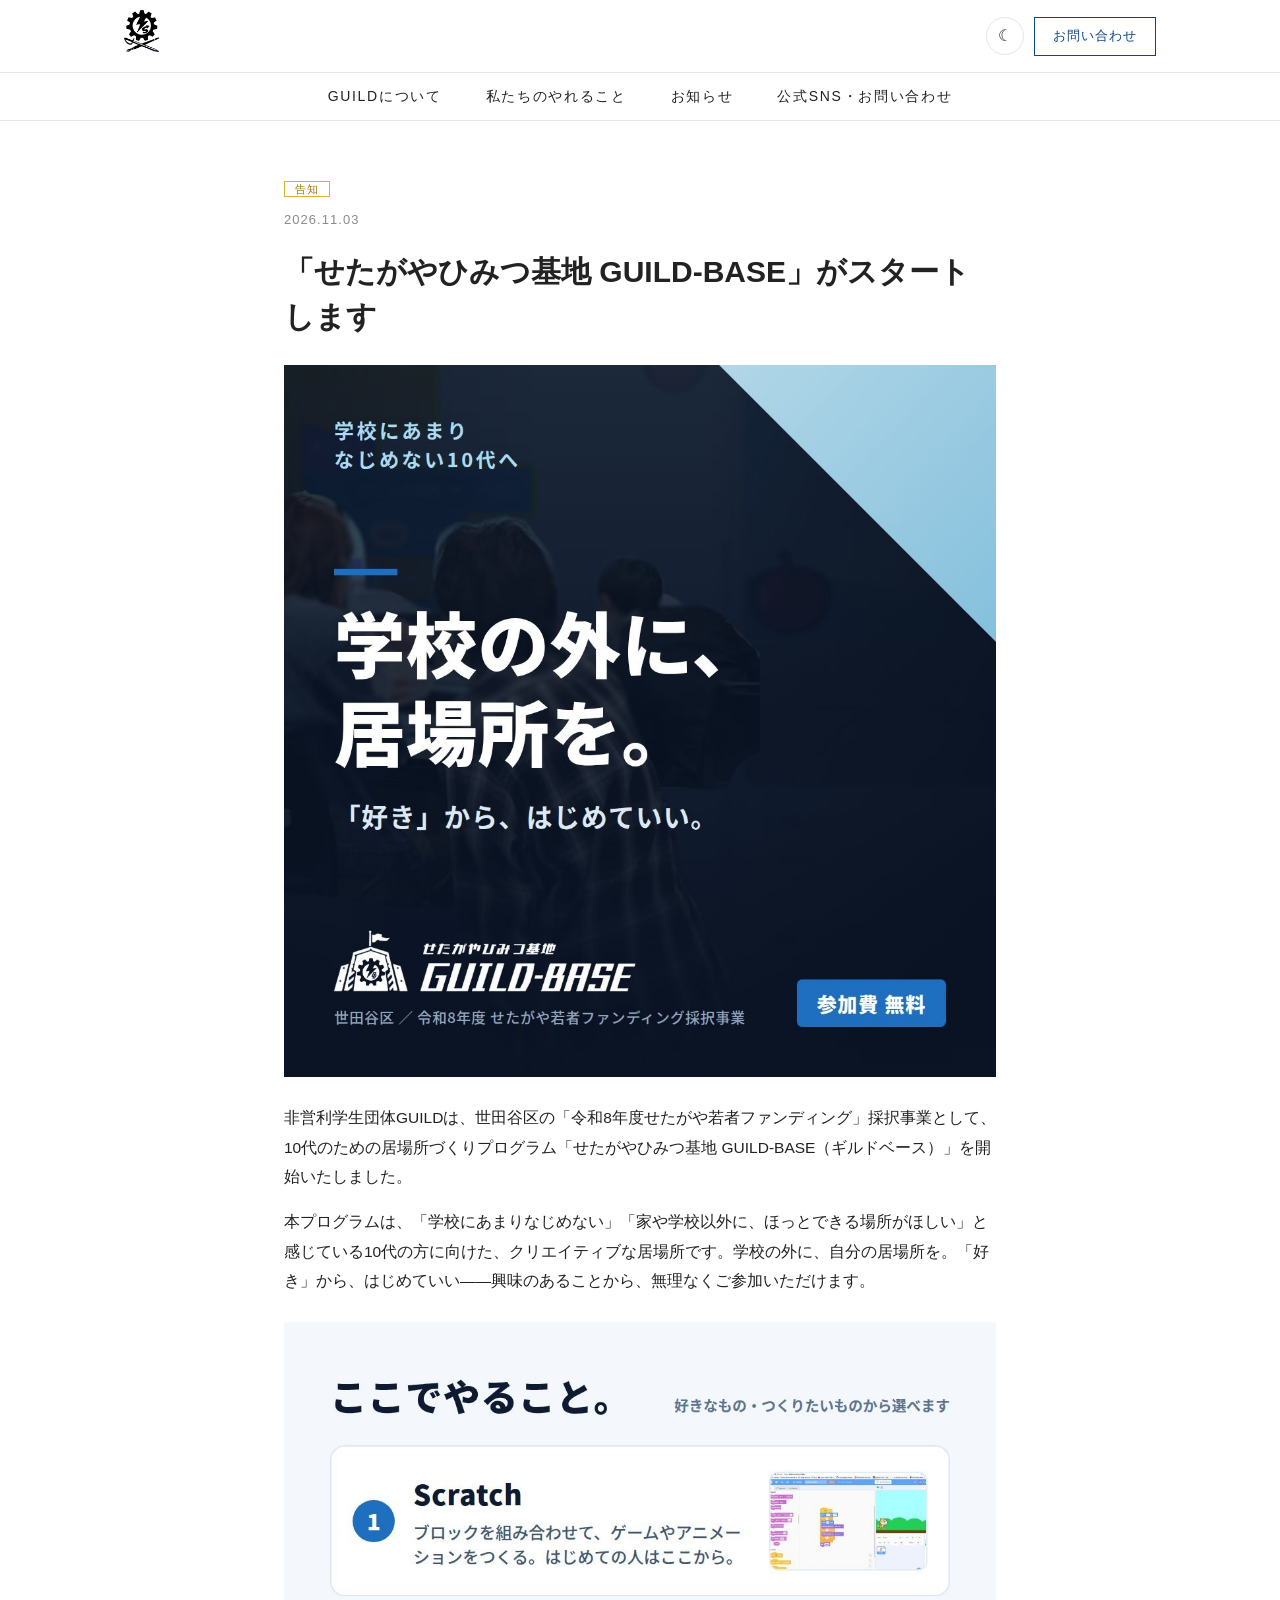
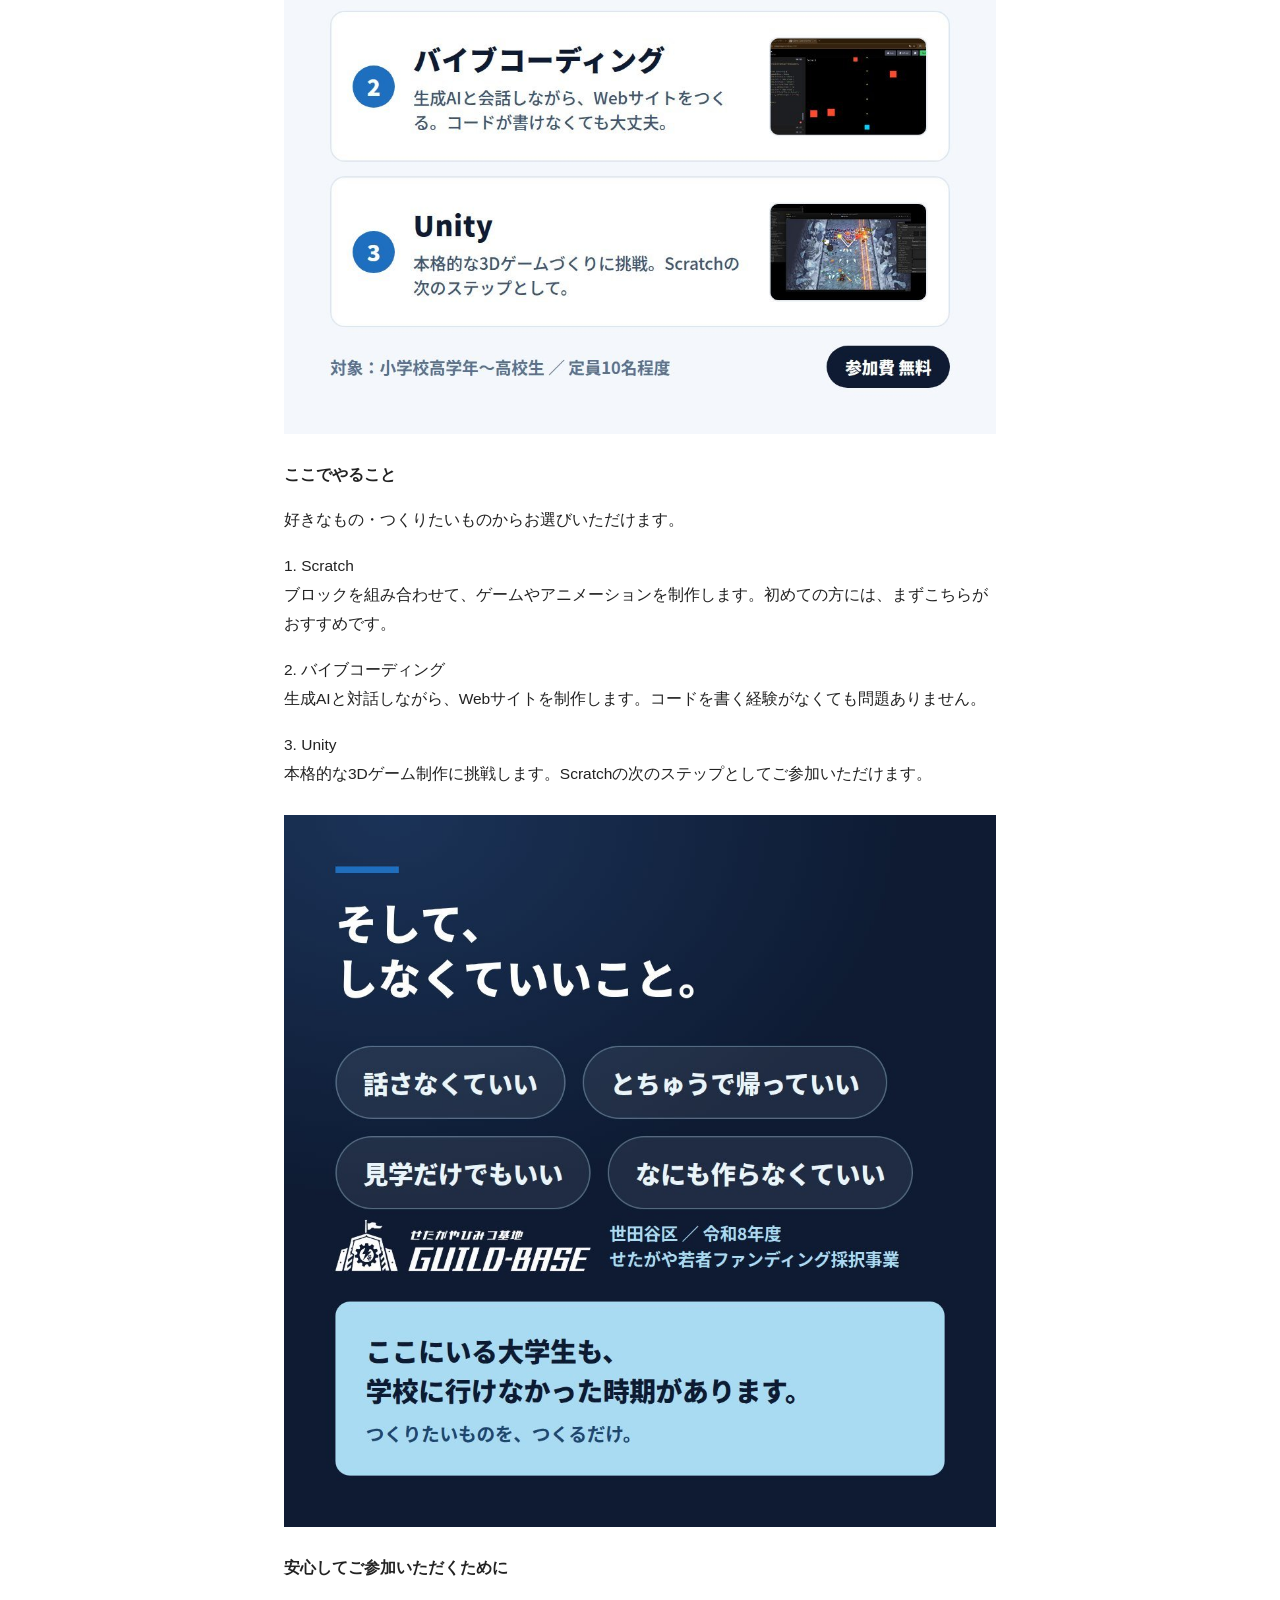
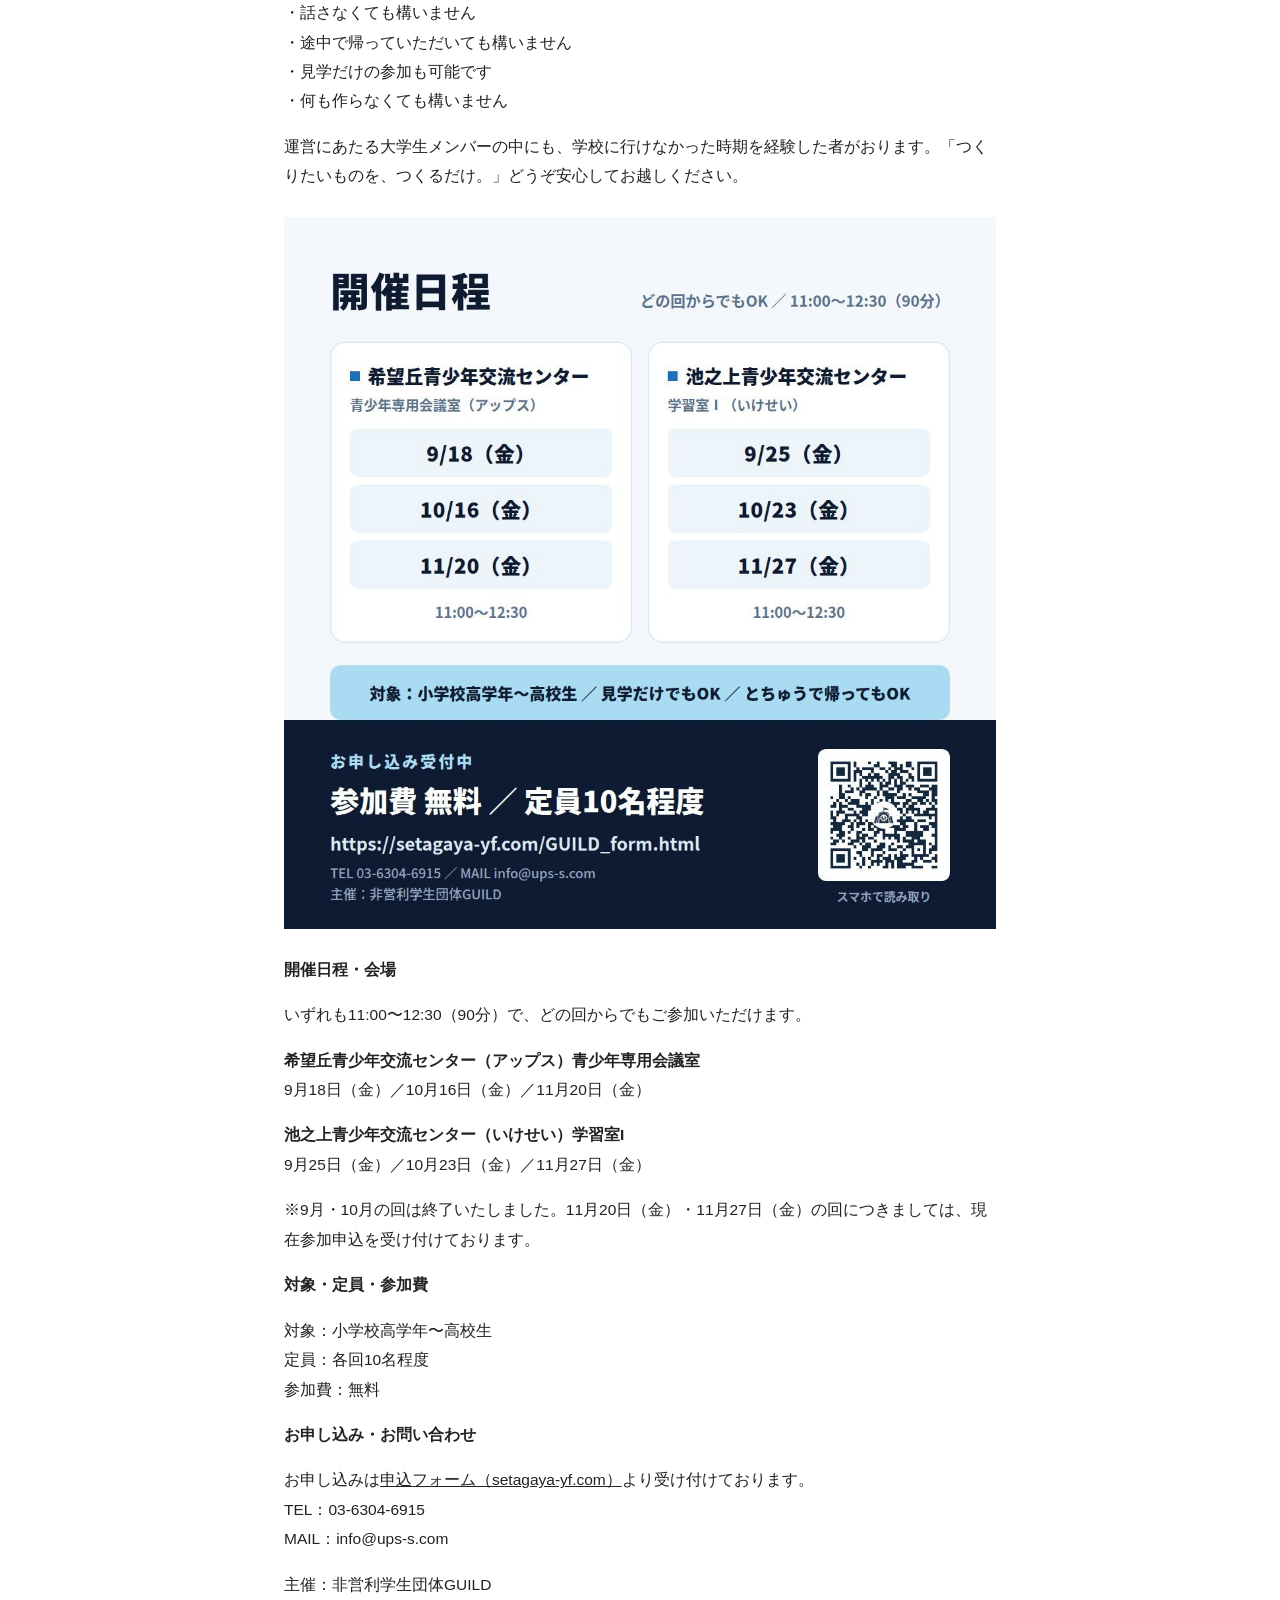
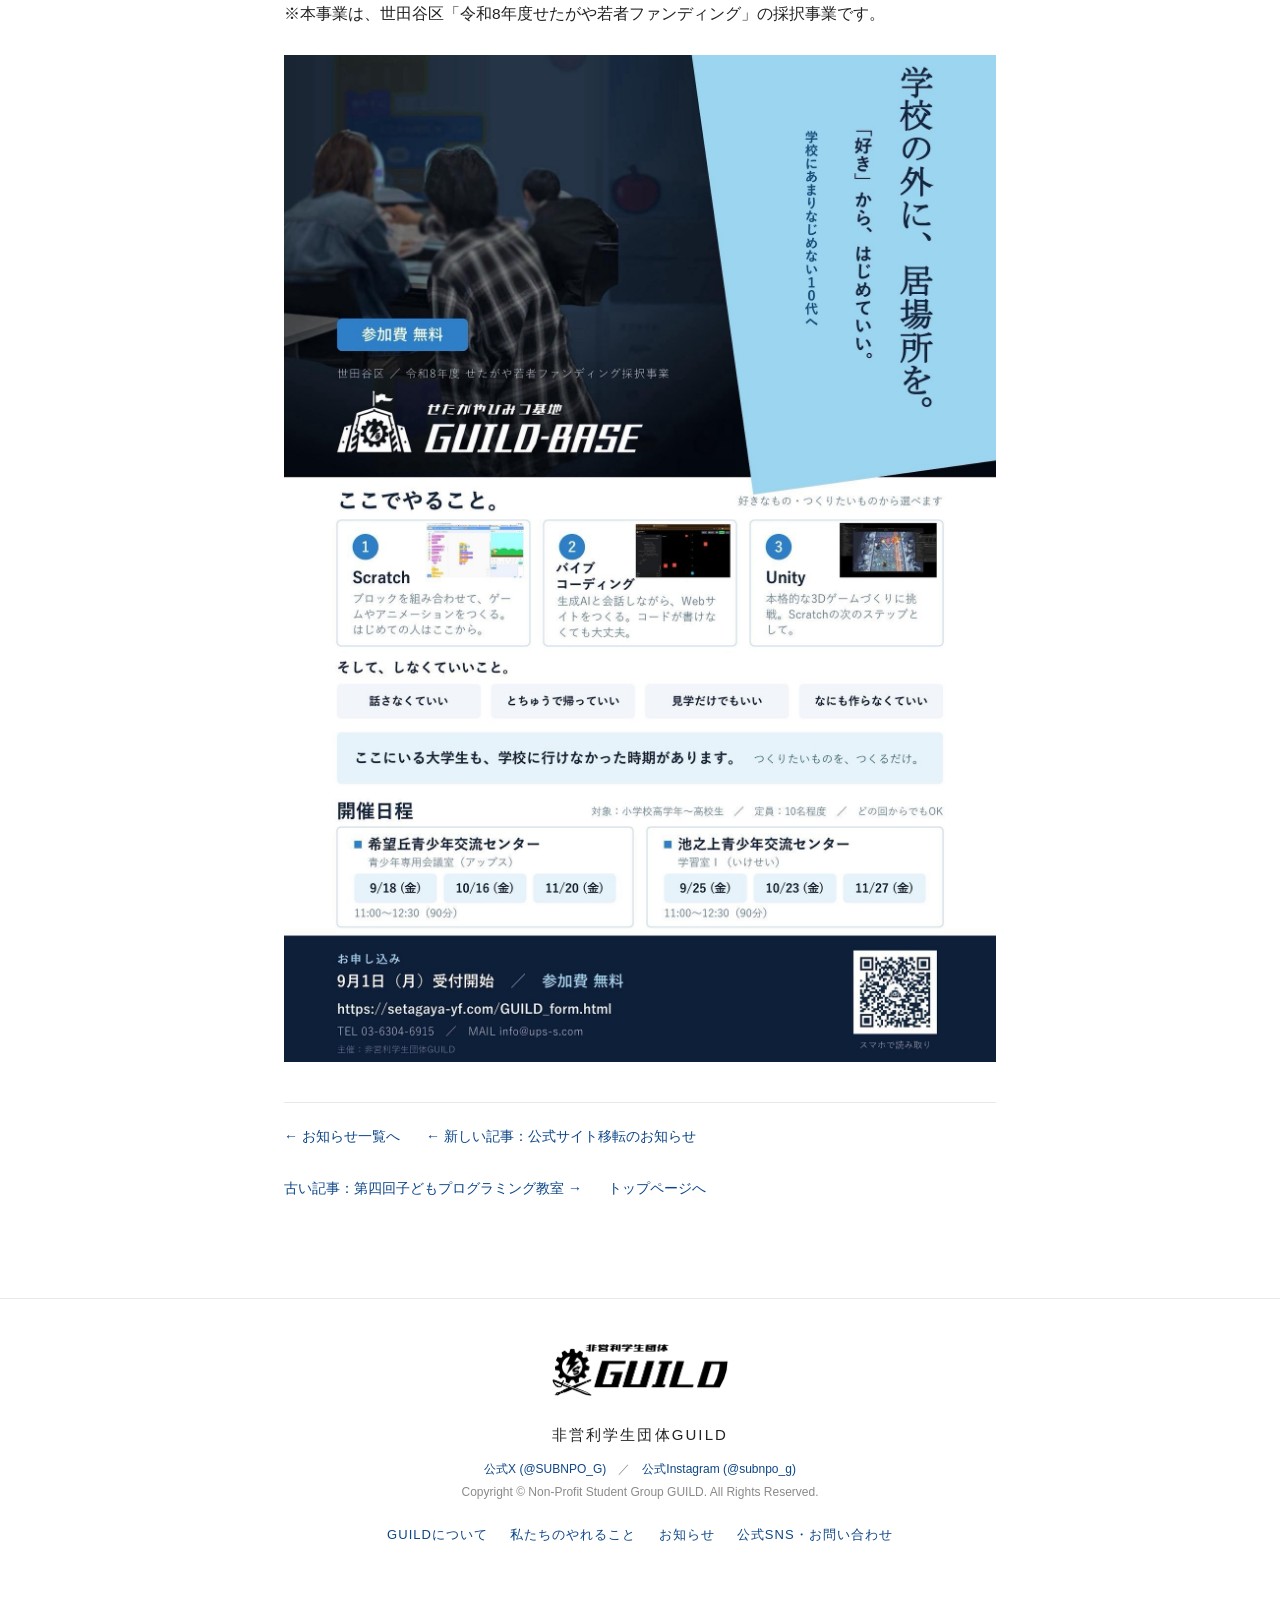
<file: news/guild-base-start.html>
<!DOCTYPE html>
<html lang="ja">
<head>
<meta charset="UTF-8">
<meta name="viewport" content="width=device-width, initial-scale=1.0">
<meta name="color-scheme" content="light dark">
<meta name="theme-color" media="(prefers-color-scheme: light)" content="#ffffff">
<meta name="theme-color" media="(prefers-color-scheme: dark)" content="#121417">
<title>「せたがやひみつ基地 GUILD-BASE」がスタートします | 非営利学生団体GUILD</title>
<meta name="description" content="世田谷区「令和8年度せたがや若者ファンディング」採択事業として、学校にあまりなじめない10代のための居場所づくりプログラム「せたがやひみつ基地 GUILD-BASE」を開始いたします。ScratchやUnityなど、「好き」から始めるものづくりの場です。参加費は無料、対象は小学校高学年〜高校生です。">
<meta property="og:title" content="「せたがやひみつ基地 GUILD-BASE」がスタートします | 非営利学生団体GUILD">
<meta property="og:description" content="世田谷区「令和8年度せたがや若者ファンディング」採択事業として、学校にあまりなじめない10代のための居場所づくりプログラム「せたがやひみつ基地 GUILD-BASE」を開始いたします。ScratchやUnityなど、「好き」から始めるものづくりの場です。参加費は無料、対象は小学校高学年〜高校生です。">
<meta property="og:type" content="website">
<meta property="og:site_name" content="非営利学生団体GUILD">
<meta property="og:url" content="https://nposub-guild.github.io/news/guild-base-start.html">
<meta property="og:image" content="https://nposub-guild.github.io/assets/images/news-guild-base-1.jpg">
<meta name="twitter:card" content="summary">
<link rel="canonical" href="https://nposub-guild.github.io/news/guild-base-start.html">
<link rel="icon" href="../assets/images/emblem-mark.png">
<link rel="stylesheet" href="../assets/style.css?v=3">
<script>(function(){try{var t=localStorage.getItem("guild-theme");if(t!=="dark"&&t!=="light"){t=window.matchMedia("(prefers-color-scheme: dark)").matches?"dark":"light";}document.documentElement.setAttribute("data-theme",t);}catch(e){document.documentElement.setAttribute("data-theme","light");}})();</script>
</head>
<body>

<header>
  <div class="header-in">
    <button class="burger" id="menuBtn" aria-label="メニューを開く" aria-expanded="false" aria-controls="mobileNav"><span></span><span></span><span></span></button>
    <a class="logo-link" href="../" aria-label="非営利学生団体GUILD トップページ"><img class="header-logo logo-light" src="../assets/images/emblem-mark.png" alt="GUILD"><img class="header-logo logo-dark" src="../assets/images/emblem-mark-dark.png" alt="GUILD" aria-hidden="true"></a>
    <div class="header-actions"><button class="theme-btn" id="themeBtn" type="button" aria-label="ライトモードとダークモードを切り替える" title="ライト／ダーク切替">☾</button><a class="header-cta" href="../#links">お問い合わせ</a></div>
  </div>
  <nav class="topnav" aria-label="メインメニュー">
    <div class="wrap">
      <a href="../about.html">GUILDについて</a><a href="../work.html">私たちのやれること</a><a href="../news.html">お知らせ</a><a href="../#links">公式SNS・お問い合わせ</a>
    </div>
  </nav>
  <nav class="mobilenav" id="mobileNav" aria-label="モバイルメニュー">
    <a href="../about.html">GUILDについて</a>
    <a href="../work.html">私たちのやれること</a>
    <a href="../news.html">お知らせ</a>
    <a href="../#links">公式SNS・お問い合わせ</a>
  </nav>
</header>

<main>

<article class="article">
  <p class="cat"><span class="nchip">告知</span></p>
  <p class="date">2026.11.03</p>
  <h1>「せたがやひみつ基地 GUILD-BASE」がスタートします</h1>
  <img class="heroimg" src="../assets/images/news-guild-base-1.jpg" alt="せたがやひみつ基地 GUILD-BASE メインビジュアル" loading="lazy">
<p>非営利学生団体GUILDは、世田谷区の「令和8年度せたがや若者ファンディング」採択事業として、10代のための居場所づくりプログラム「せたがやひみつ基地 GUILD-BASE（ギルドベース）」を開始いたしました。</p>
<p>本プログラムは、「学校にあまりなじめない」「家や学校以外に、ほっとできる場所がほしい」と感じている10代の方に向けた、クリエイティブな居場所です。学校の外に、自分の居場所を。「好き」から、はじめていい——興味のあることから、無理なくご参加いただけます。</p>
  <img class="heroimg" src="../assets/images/news-guild-base-2.jpg" alt="ここでやること（Scratch／バイブコーディング／Unity）" loading="lazy">
<p><strong>ここでやること</strong></p>
<p>好きなもの・つくりたいものからお選びいただけます。</p>
<p>1. Scratch<br>ブロックを組み合わせて、ゲームやアニメーションを制作します。初めての方には、まずこちらがおすすめです。</p>
<p>2. バイブコーディング<br>生成AIと対話しながら、Webサイトを制作します。コードを書く経験がなくても問題ありません。</p>
<p>3. Unity<br>本格的な3Dゲーム制作に挑戦します。Scratchの次のステップとしてご参加いただけます。</p>
  <img class="heroimg" src="../assets/images/news-guild-base-3.jpg" alt="そして、しなくていいこと" loading="lazy">
<p><strong>安心してご参加いただくために</strong></p>
<p>・話さなくても構いません<br>・途中で帰っていただいても構いません<br>・見学だけの参加も可能です<br>・何も作らなくても構いません</p>
<p>運営にあたる大学生メンバーの中にも、学校に行けなかった時期を経験した者がおります。「つくりたいものを、つくるだけ。」どうぞ安心してお越しください。</p>
  <img class="heroimg" src="../assets/images/news-guild-base-4.jpg" alt="開催日程とお申し込みのご案内" loading="lazy">
<p><strong>開催日程・会場</strong></p>
<p>いずれも11:00〜12:30（90分）で、どの回からでもご参加いただけます。</p>
<p><strong>希望丘青少年交流センター（アップス）青少年専用会議室</strong><br>9月18日（金）／10月16日（金）／11月20日（金）</p>
<p><strong>池之上青少年交流センター（いけせい）学習室I</strong><br>9月25日（金）／10月23日（金）／11月27日（金）</p>
<p>※9月・10月の回は終了いたしました。11月20日（金）・11月27日（金）の回につきましては、現在参加申込を受け付けております。</p>
<p><strong>対象・定員・参加費</strong></p>
<p>対象：小学校高学年〜高校生<br>定員：各回10名程度<br>参加費：無料</p>
<p><strong>お申し込み・お問い合わせ</strong></p>
<p>お申し込みは<a href="https://setagaya-yf.com/GUILD_form.html" target="_blank" rel="noopener" style="text-decoration:underline;">申込フォーム（setagaya-yf.com）</a>より受け付けております。<br>TEL：03-6304-6915<br>MAIL：info@ups-s.com</p>
<p>主催：非営利学生団体GUILD<br>※本事業は、世田谷区「令和8年度せたがや若者ファンディング」の採択事業です。</p>
  <img class="heroimg" src="../assets/images/news-guild-base-5.jpg" alt="せたがやひみつ基地 GUILD-BASE チラシ（全体版）" loading="lazy">
  <div class="backlinks">
    <a href="../news.html">← お知らせ一覧へ</a>
    <a href="./site-renewal.html">← 新しい記事：公式サイト移転のお知らせ</a>
    <a href="./programming-class-4.html">古い記事：第四回︎︎子どもプログラミング教室 →</a>
    <a href="../">トップページへ</a>
  </div>
</article>

</main>

<footer>
  <img class="logo-light" src="../assets/images/logo-horizontal.png" alt="非営利学生団体GUILD ロゴ"><img class="logo-dark" src="../assets/images/logo-horizontal-dark.png" alt="非営利学生団体GUILD ロゴ" aria-hidden="true">
  <div class="fname">非営利学生団体GUILD</div>
  <p><a href="https://x.com/SUBNPO_G" target="_blank" rel="noopener">公式X (@SUBNPO_G)</a>　／　<a href="https://www.instagram.com/subnpo_g" target="_blank" rel="noopener">公式Instagram (@subnpo_g)</a><br>
  Copyright © Non-Profit Student Group GUILD. All Rights Reserved.</p>
  <nav class="footer-nav" aria-label="フッターメニュー">
    <a href="../about.html">GUILDについて</a><a href="../work.html">私たちのやれること</a><a href="../news.html">お知らせ</a><a href="../#links">公式SNS・お問い合わせ</a>
  </nav>
</footer>

<button class="to-top" id="toTop" aria-label="ページの先頭へ戻る">↑</button>
<script src="../assets/site.js?v=1"></script>
</body>
</html>
</file>
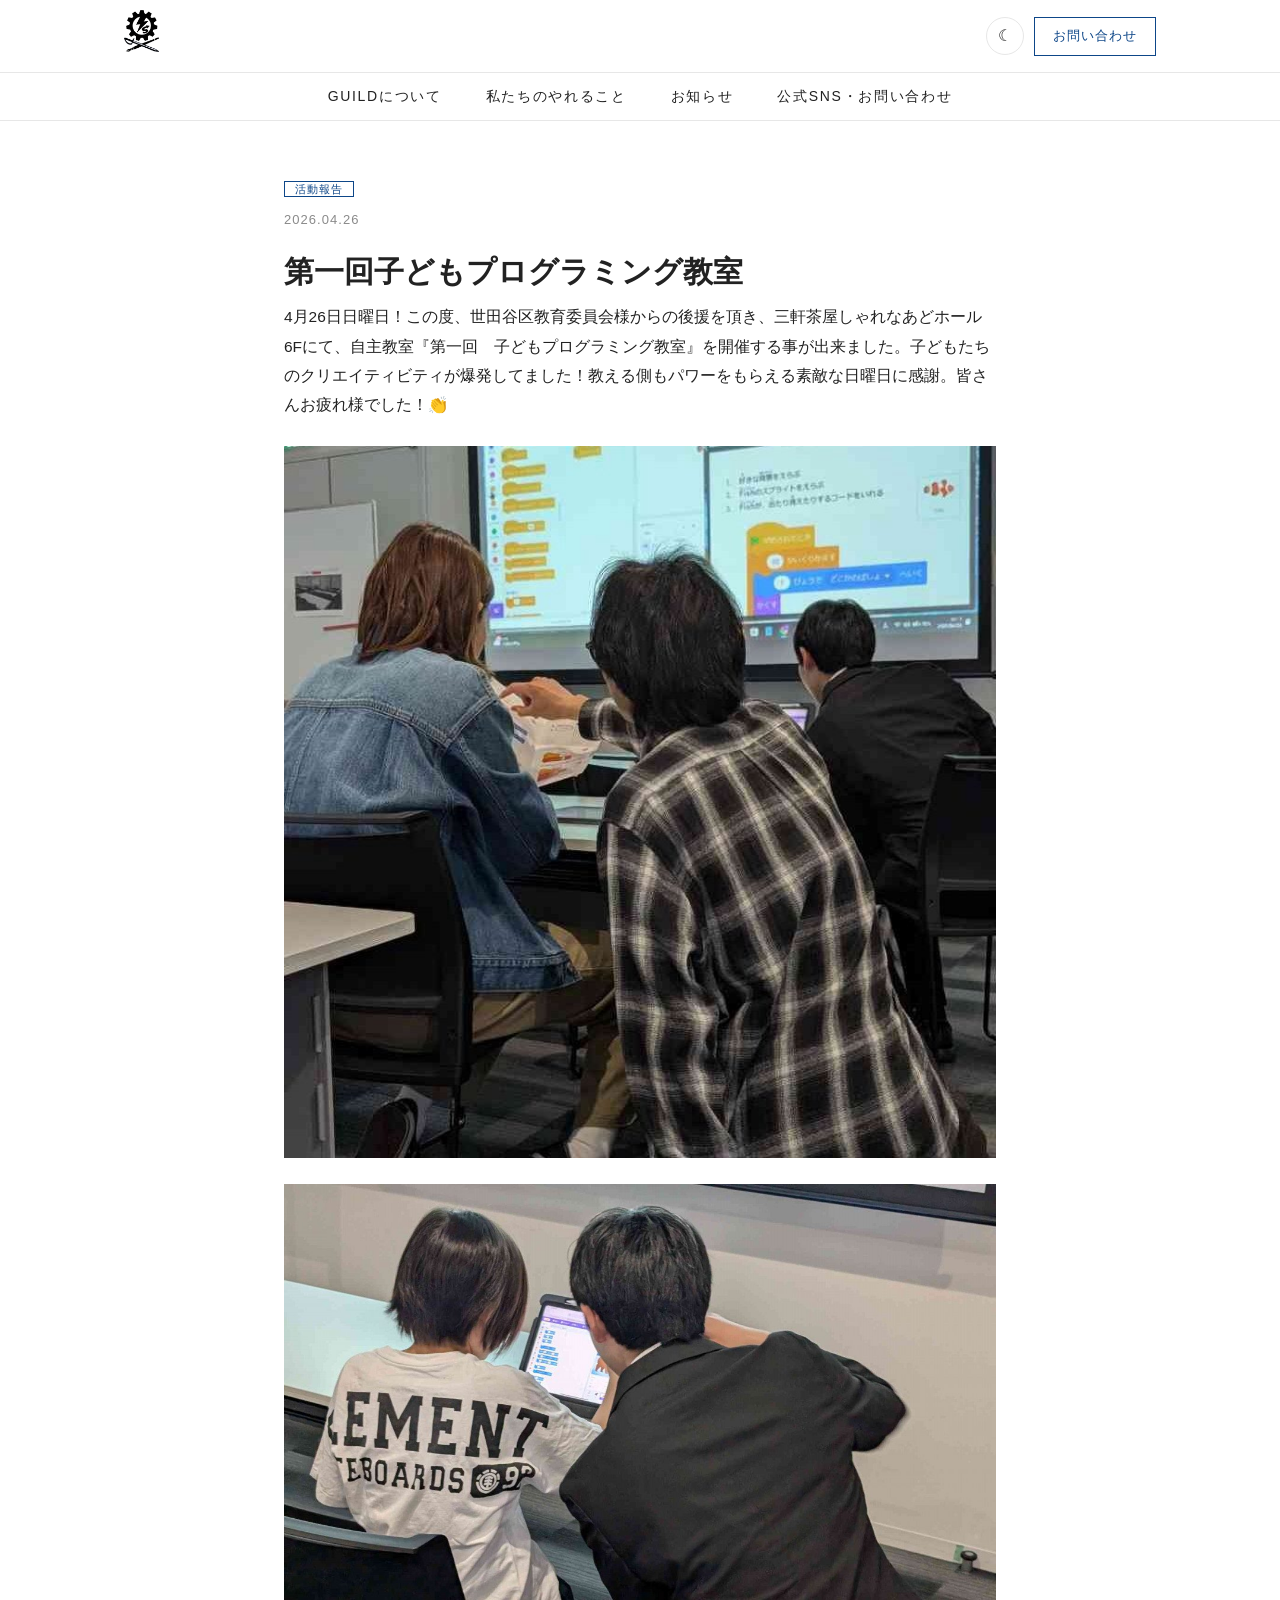
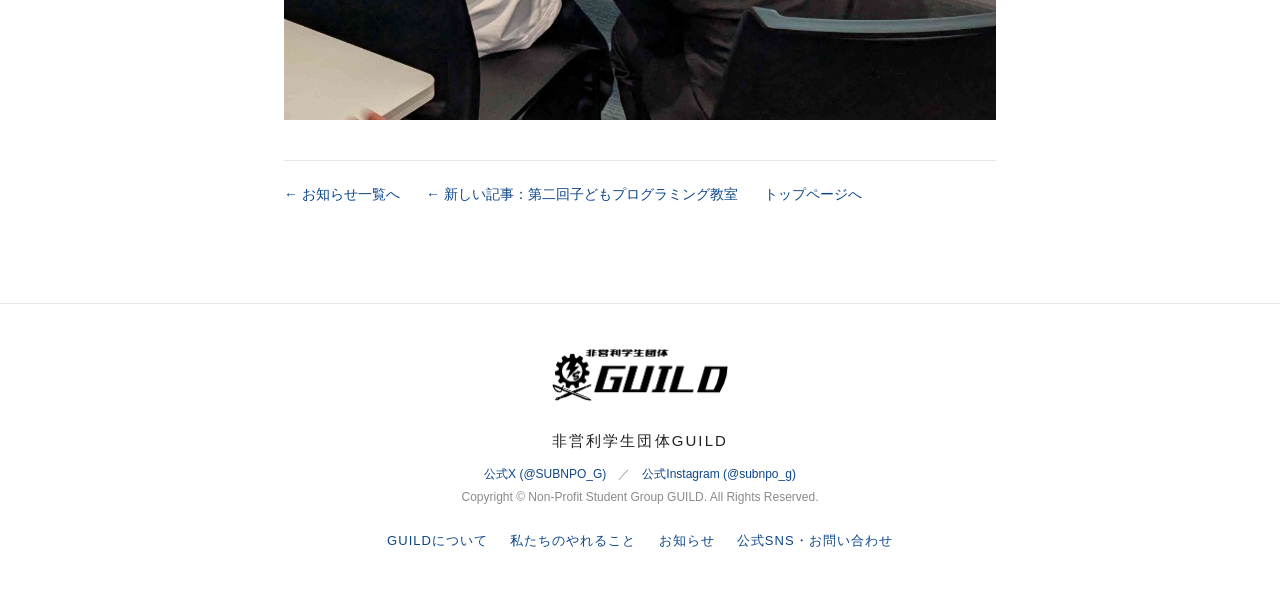
<file: news/programming-class-1.html>
<!DOCTYPE html>
<html lang="ja">
<head>
<meta charset="UTF-8">
<meta name="viewport" content="width=device-width, initial-scale=1.0">
<meta name="color-scheme" content="light dark">
<meta name="theme-color" media="(prefers-color-scheme: light)" content="#ffffff">
<meta name="theme-color" media="(prefers-color-scheme: dark)" content="#121417">
<title>第一回︎︎子どもプログラミング教室 | 非営利学生団体GUILD</title>
<meta name="description" content="4月26日日曜日！この度、世田谷区教育委員会様からの後援を頂き、三軒茶屋しゃれなあどホール6Fにて、自主教室『第一回 ︎︎子どもプログラミング教室』を開催する事が出来ました。子ど">
<meta property="og:title" content="第一回︎︎子どもプログラミング教室 | 非営利学生団体GUILD">
<meta property="og:description" content="4月26日日曜日！この度、世田谷区教育委員会様からの後援を頂き、三軒茶屋しゃれなあどホール6Fにて、自主教室『第一回 ︎︎子どもプログラミング教室』を開催する事が出来ました。子ど">
<meta property="og:type" content="website">
<meta property="og:site_name" content="非営利学生団体GUILD">
<meta property="og:url" content="https://nposub-guild.github.io/news/programming-class-1.html">
<meta property="og:image" content="https://nposub-guild.github.io/assets/images/news-programming-class-1-1.jpg">
<meta name="twitter:card" content="summary">
<link rel="canonical" href="https://nposub-guild.github.io/news/programming-class-1.html">
<link rel="icon" href="../assets/images/emblem-mark.png">
<link rel="stylesheet" href="../assets/style.css?v=3">
<script>(function(){try{var t=localStorage.getItem("guild-theme");if(t!=="dark"&&t!=="light"){t=window.matchMedia("(prefers-color-scheme: dark)").matches?"dark":"light";}document.documentElement.setAttribute("data-theme",t);}catch(e){document.documentElement.setAttribute("data-theme","light");}})();</script>
</head>
<body>

<header>
  <div class="header-in">
    <button class="burger" id="menuBtn" aria-label="メニューを開く" aria-expanded="false" aria-controls="mobileNav"><span></span><span></span><span></span></button>
    <a class="logo-link" href="../" aria-label="非営利学生団体GUILD トップページ"><img class="header-logo logo-light" src="../assets/images/emblem-mark.png" alt="GUILD"><img class="header-logo logo-dark" src="../assets/images/emblem-mark-dark.png" alt="GUILD" aria-hidden="true"></a>
    <div class="header-actions"><button class="theme-btn" id="themeBtn" type="button" aria-label="ライトモードとダークモードを切り替える" title="ライト／ダーク切替">☾</button><a class="header-cta" href="../#links">お問い合わせ</a></div>
  </div>
  <nav class="topnav" aria-label="メインメニュー">
    <div class="wrap">
      <a href="../about.html">GUILDについて</a><a href="../work.html">私たちのやれること</a><a href="../news.html">お知らせ</a><a href="../#links">公式SNS・お問い合わせ</a>
    </div>
  </nav>
  <nav class="mobilenav" id="mobileNav" aria-label="モバイルメニュー">
    <a href="../about.html">GUILDについて</a>
    <a href="../work.html">私たちのやれること</a>
    <a href="../news.html">お知らせ</a>
    <a href="../#links">公式SNS・お問い合わせ</a>
  </nav>
</header>

<main>

<article class="article">
  <p class="cat"><span class="nchip blue">活動報告</span></p>
  <p class="date">2026.04.26</p>
  <h1>第一回︎︎子どもプログラミング教室</h1>
<p>4月26日日曜日！この度、世田谷区教育委員会様からの後援を頂き、三軒茶屋しゃれなあどホール6Fにて、自主教室『第一回 ︎︎子どもプログラミング教室』を開催する事が出来ました。子どもたちのクリエイティビティが爆発してました！教える側もパワーをもらえる素敵な日曜日に感謝。皆さんお疲れ様でした！👏</p>
  <img class="heroimg" src="../assets/images/news-programming-class-1-1.jpg" alt="" loading="lazy">
  <img class="heroimg" src="../assets/images/news-programming-class-1-2.jpg" alt="" loading="lazy">
  <div class="backlinks">
    <a href="../news.html">← お知らせ一覧へ</a>
    <a href="./programming-class-2.html">← 新しい記事：第二回︎︎子どもプログラミング教室</a>
    <a href="../">トップページへ</a>
  </div>
</article>

</main>

<footer>
  <img class="logo-light" src="../assets/images/logo-horizontal.png" alt="非営利学生団体GUILD ロゴ"><img class="logo-dark" src="../assets/images/logo-horizontal-dark.png" alt="非営利学生団体GUILD ロゴ" aria-hidden="true">
  <div class="fname">非営利学生団体GUILD</div>
  <p><a href="https://x.com/SUBNPO_G" target="_blank" rel="noopener">公式X (@SUBNPO_G)</a>　／　<a href="https://www.instagram.com/subnpo_g" target="_blank" rel="noopener">公式Instagram (@subnpo_g)</a><br>
  Copyright © Non-Profit Student Group GUILD. All Rights Reserved.</p>
  <nav class="footer-nav" aria-label="フッターメニュー">
    <a href="../about.html">GUILDについて</a><a href="../work.html">私たちのやれること</a><a href="../news.html">お知らせ</a><a href="../#links">公式SNS・お問い合わせ</a>
  </nav>
</footer>

<button class="to-top" id="toTop" aria-label="ページの先頭へ戻る">↑</button>
<script src="../assets/site.js?v=1"></script>
</body>
</html>
</file>
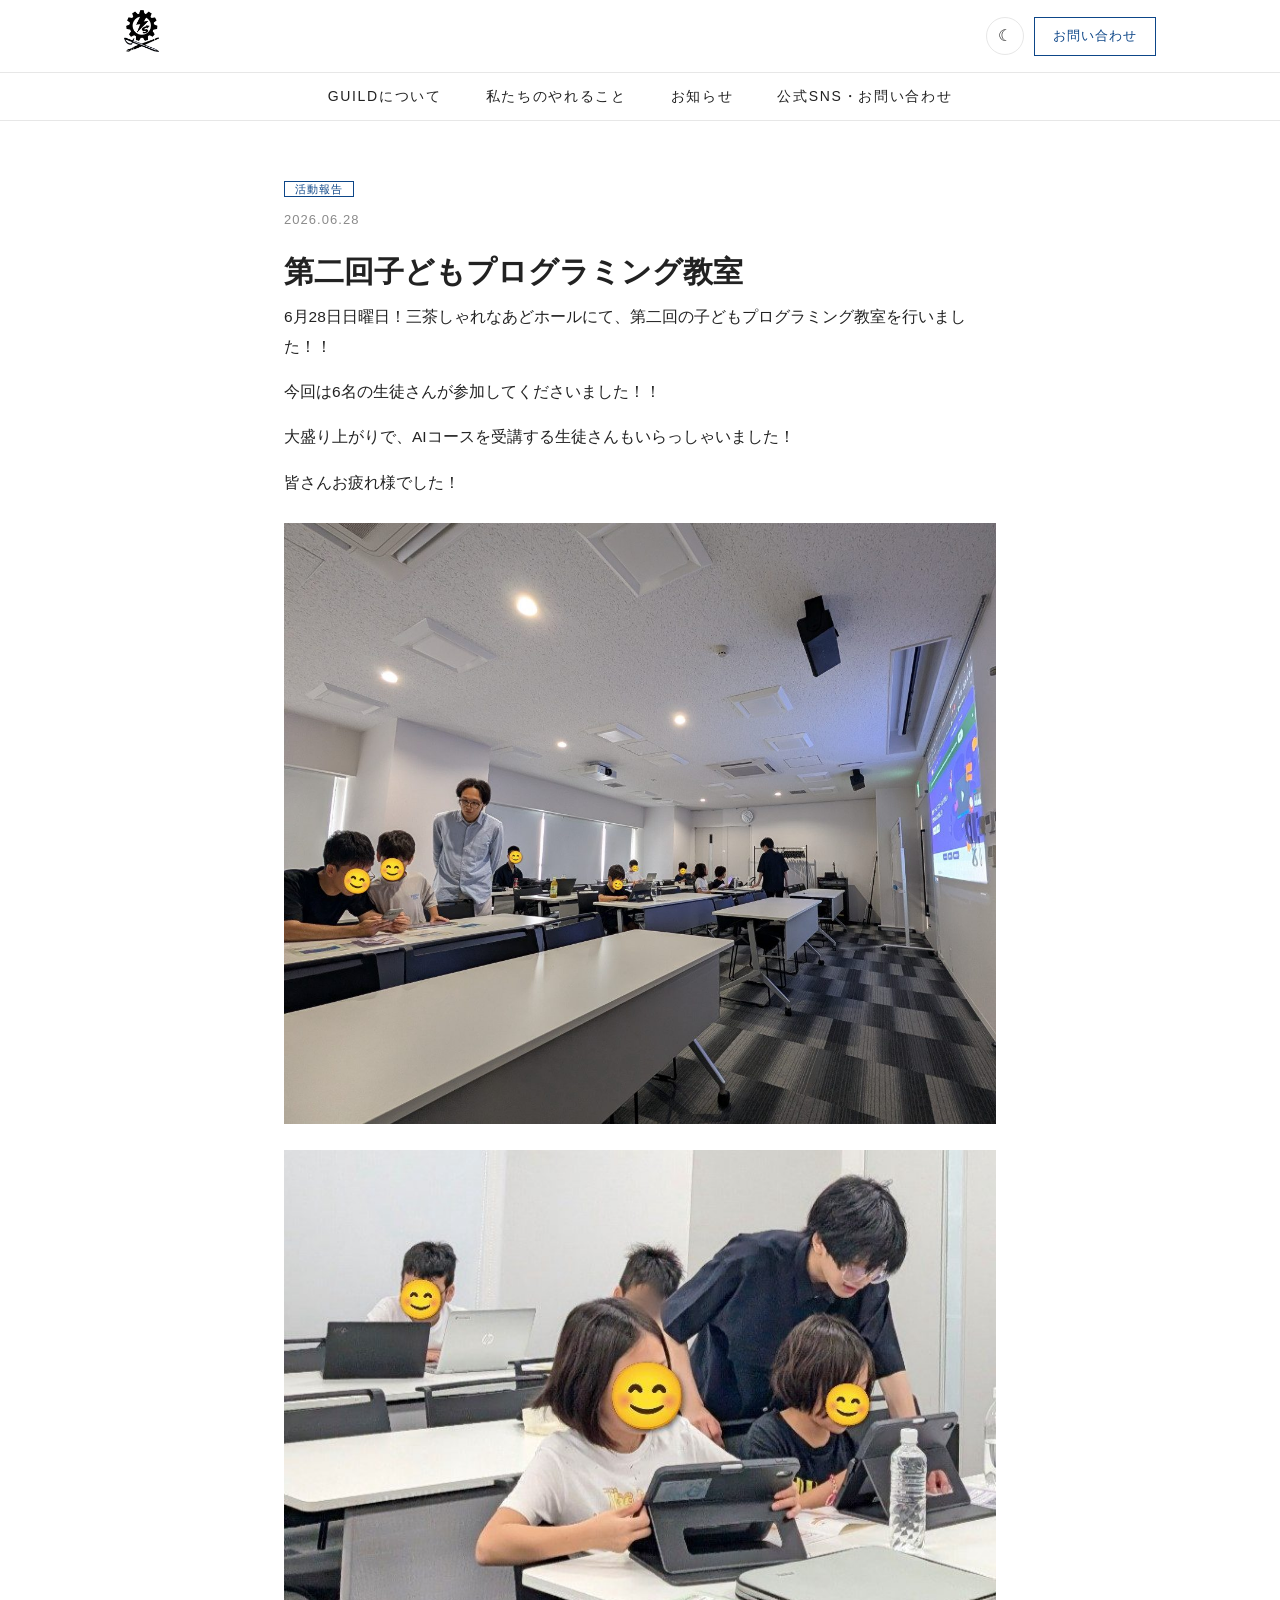
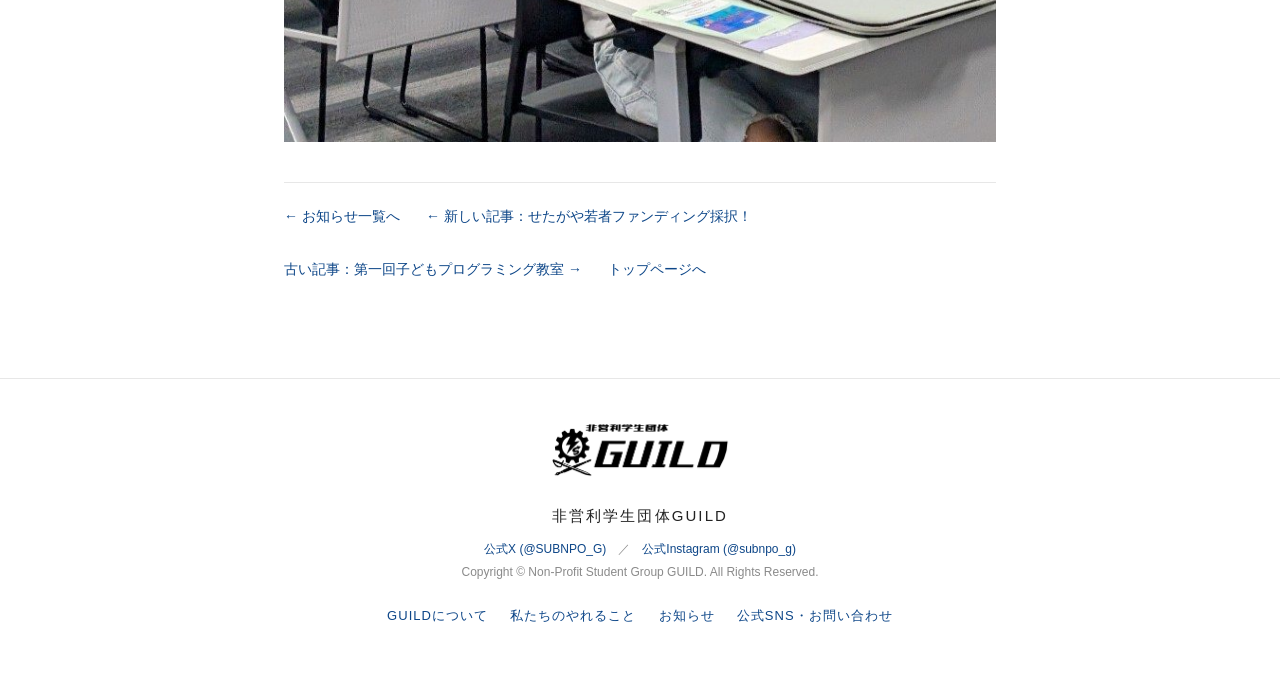
<file: news/programming-class-2.html>
<!DOCTYPE html>
<html lang="ja">
<head>
<meta charset="UTF-8">
<meta name="viewport" content="width=device-width, initial-scale=1.0">
<meta name="color-scheme" content="light dark">
<meta name="theme-color" media="(prefers-color-scheme: light)" content="#ffffff">
<meta name="theme-color" media="(prefers-color-scheme: dark)" content="#121417">
<title>第二回︎︎子どもプログラミング教室 | 非営利学生団体GUILD</title>
<meta name="description" content="6月28日日曜日！三茶しゃれなあどホールにて、第二回の子どもプログラミング教室を行いました！！今回は6名の生徒さんが参加してくださいました！！大盛り上がりで、AIコースを受講する">
<meta property="og:title" content="第二回︎︎子どもプログラミング教室 | 非営利学生団体GUILD">
<meta property="og:description" content="6月28日日曜日！三茶しゃれなあどホールにて、第二回の子どもプログラミング教室を行いました！！今回は6名の生徒さんが参加してくださいました！！大盛り上がりで、AIコースを受講する">
<meta property="og:type" content="website">
<meta property="og:site_name" content="非営利学生団体GUILD">
<meta property="og:url" content="https://nposub-guild.github.io/news/programming-class-2.html">
<meta property="og:image" content="https://nposub-guild.github.io/assets/images/news-programming-class-2-1.jpg">
<meta name="twitter:card" content="summary">
<link rel="canonical" href="https://nposub-guild.github.io/news/programming-class-2.html">
<link rel="icon" href="../assets/images/emblem-mark.png">
<link rel="stylesheet" href="../assets/style.css?v=3">
<script>(function(){try{var t=localStorage.getItem("guild-theme");if(t!=="dark"&&t!=="light"){t=window.matchMedia("(prefers-color-scheme: dark)").matches?"dark":"light";}document.documentElement.setAttribute("data-theme",t);}catch(e){document.documentElement.setAttribute("data-theme","light");}})();</script>
</head>
<body>

<header>
  <div class="header-in">
    <button class="burger" id="menuBtn" aria-label="メニューを開く" aria-expanded="false" aria-controls="mobileNav"><span></span><span></span><span></span></button>
    <a class="logo-link" href="../" aria-label="非営利学生団体GUILD トップページ"><img class="header-logo logo-light" src="../assets/images/emblem-mark.png" alt="GUILD"><img class="header-logo logo-dark" src="../assets/images/emblem-mark-dark.png" alt="GUILD" aria-hidden="true"></a>
    <div class="header-actions"><button class="theme-btn" id="themeBtn" type="button" aria-label="ライトモードとダークモードを切り替える" title="ライト／ダーク切替">☾</button><a class="header-cta" href="../#links">お問い合わせ</a></div>
  </div>
  <nav class="topnav" aria-label="メインメニュー">
    <div class="wrap">
      <a href="../about.html">GUILDについて</a><a href="../work.html">私たちのやれること</a><a href="../news.html">お知らせ</a><a href="../#links">公式SNS・お問い合わせ</a>
    </div>
  </nav>
  <nav class="mobilenav" id="mobileNav" aria-label="モバイルメニュー">
    <a href="../about.html">GUILDについて</a>
    <a href="../work.html">私たちのやれること</a>
    <a href="../news.html">お知らせ</a>
    <a href="../#links">公式SNS・お問い合わせ</a>
  </nav>
</header>

<main>

<article class="article">
  <p class="cat"><span class="nchip blue">活動報告</span></p>
  <p class="date">2026.06.28</p>
  <h1>第二回︎︎子どもプログラミング教室</h1>
<p>6月28日日曜日！三茶しゃれなあどホールにて、第二回の子どもプログラミング教室を行いました！！</p><p>今回は6名の生徒さんが参加してくださいました！！</p><p>大盛り上がりで、AIコースを受講する生徒さんもいらっしゃいました！</p><p>皆さんお疲れ様でした！</p>
  <img class="heroimg" src="../assets/images/news-programming-class-2-1.jpg" alt="" loading="lazy">
  <img class="heroimg" src="../assets/images/news-programming-class-2-2.jpg" alt="" loading="lazy">
  <div class="backlinks">
    <a href="../news.html">← お知らせ一覧へ</a>
    <a href="./setagaya-funding.html">← 新しい記事：せたがや若者ファンディング採択！</a>
    <a href="./programming-class-1.html">古い記事：第一回︎︎子どもプログラミング教室 →</a>
    <a href="../">トップページへ</a>
  </div>
</article>

</main>

<footer>
  <img class="logo-light" src="../assets/images/logo-horizontal.png" alt="非営利学生団体GUILD ロゴ"><img class="logo-dark" src="../assets/images/logo-horizontal-dark.png" alt="非営利学生団体GUILD ロゴ" aria-hidden="true">
  <div class="fname">非営利学生団体GUILD</div>
  <p><a href="https://x.com/SUBNPO_G" target="_blank" rel="noopener">公式X (@SUBNPO_G)</a>　／　<a href="https://www.instagram.com/subnpo_g" target="_blank" rel="noopener">公式Instagram (@subnpo_g)</a><br>
  Copyright © Non-Profit Student Group GUILD. All Rights Reserved.</p>
  <nav class="footer-nav" aria-label="フッターメニュー">
    <a href="../about.html">GUILDについて</a><a href="../work.html">私たちのやれること</a><a href="../news.html">お知らせ</a><a href="../#links">公式SNS・お問い合わせ</a>
  </nav>
</footer>

<button class="to-top" id="toTop" aria-label="ページの先頭へ戻る">↑</button>
<script src="../assets/site.js?v=1"></script>
</body>
</html>
</file>
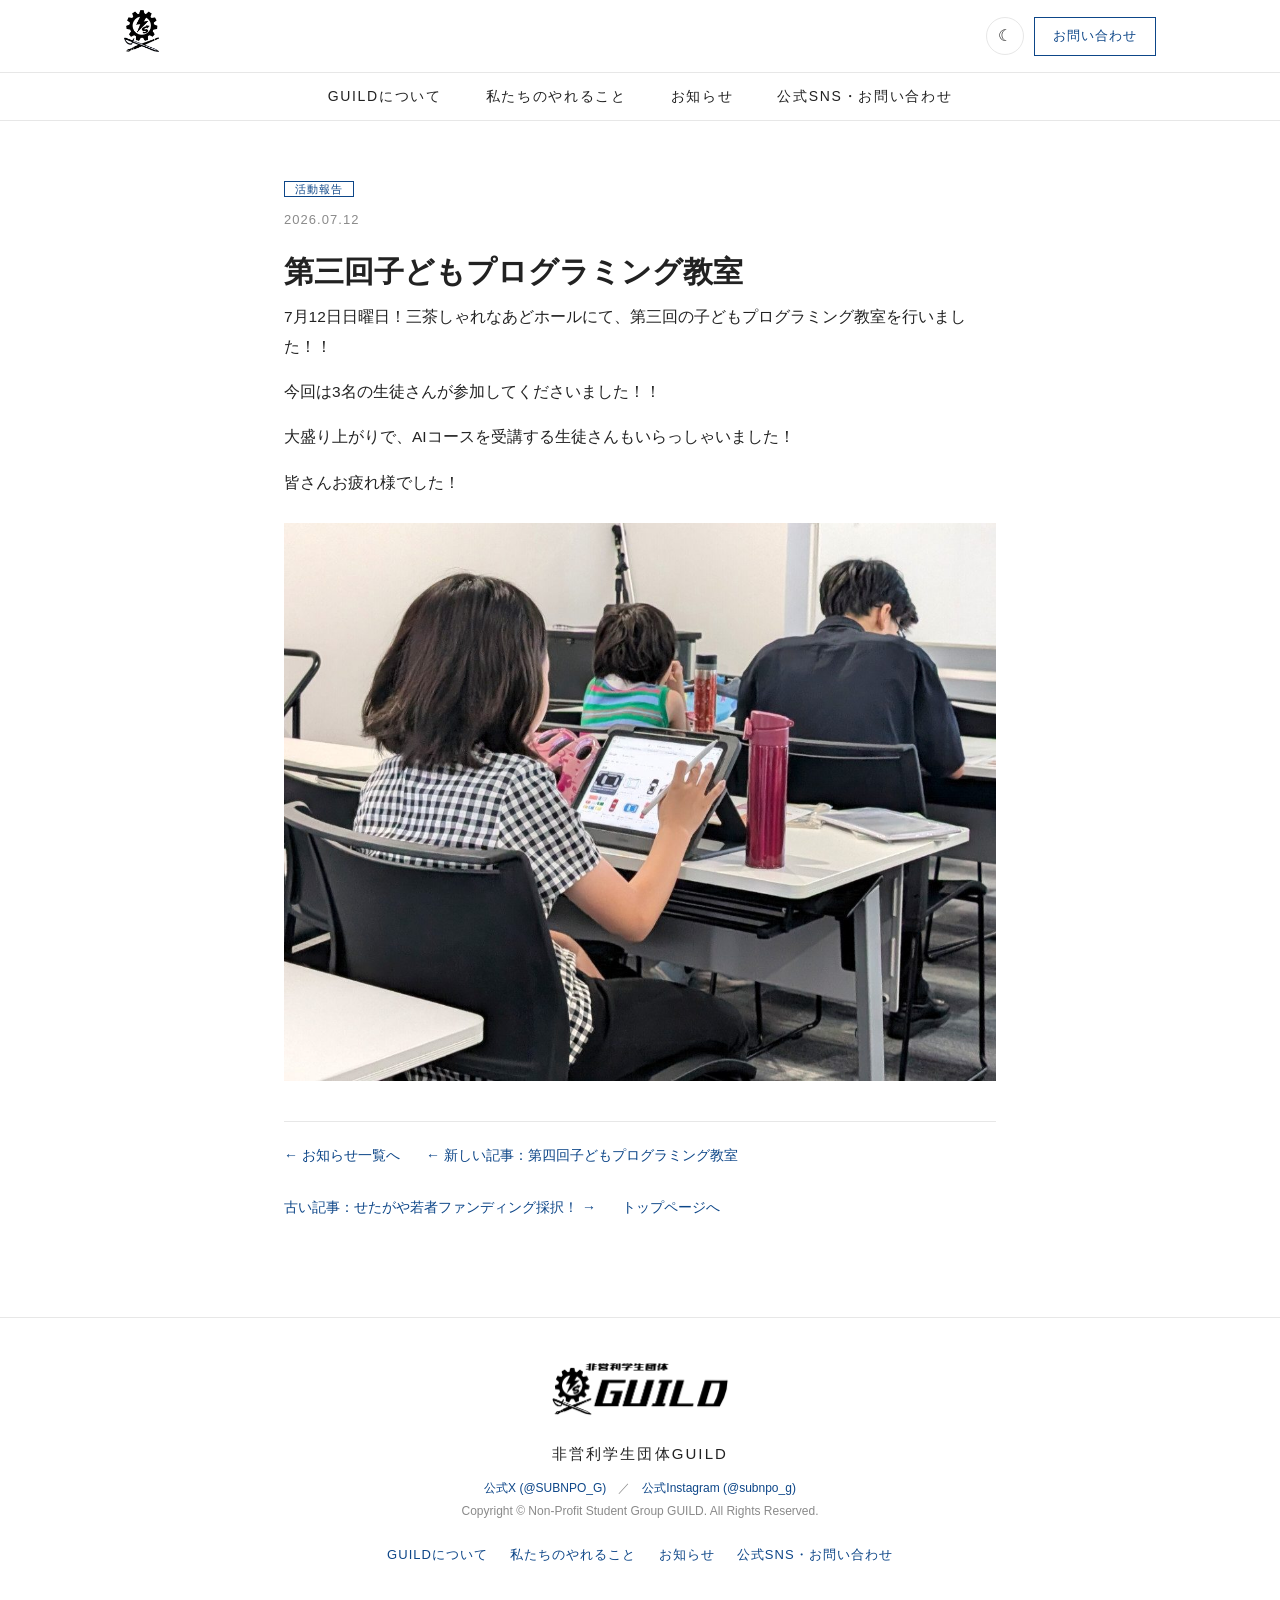
<file: news/programming-class-3.html>
<!DOCTYPE html>
<html lang="ja">
<head>
<meta charset="UTF-8">
<meta name="viewport" content="width=device-width, initial-scale=1.0">
<meta name="color-scheme" content="light dark">
<meta name="theme-color" media="(prefers-color-scheme: light)" content="#ffffff">
<meta name="theme-color" media="(prefers-color-scheme: dark)" content="#121417">
<title>第三回︎︎子どもプログラミング教室 | 非営利学生団体GUILD</title>
<meta name="description" content="7月12日日曜日！三茶しゃれなあどホールにて、第三回の子どもプログラミング教室を行いました！！今回は3名の生徒さんが参加してくださいました！！大盛り上がりで、AIコースを受講する">
<meta property="og:title" content="第三回︎︎子どもプログラミング教室 | 非営利学生団体GUILD">
<meta property="og:description" content="7月12日日曜日！三茶しゃれなあどホールにて、第三回の子どもプログラミング教室を行いました！！今回は3名の生徒さんが参加してくださいました！！大盛り上がりで、AIコースを受講する">
<meta property="og:type" content="website">
<meta property="og:site_name" content="非営利学生団体GUILD">
<meta property="og:url" content="https://nposub-guild.github.io/news/programming-class-3.html">
<meta property="og:image" content="https://nposub-guild.github.io/assets/images/news-programming-class-3-1.jpg">
<meta name="twitter:card" content="summary">
<link rel="canonical" href="https://nposub-guild.github.io/news/programming-class-3.html">
<link rel="icon" href="../assets/images/emblem-mark.png">
<link rel="stylesheet" href="../assets/style.css?v=3">
<script>(function(){try{var t=localStorage.getItem("guild-theme");if(t!=="dark"&&t!=="light"){t=window.matchMedia("(prefers-color-scheme: dark)").matches?"dark":"light";}document.documentElement.setAttribute("data-theme",t);}catch(e){document.documentElement.setAttribute("data-theme","light");}})();</script>
</head>
<body>

<header>
  <div class="header-in">
    <button class="burger" id="menuBtn" aria-label="メニューを開く" aria-expanded="false" aria-controls="mobileNav"><span></span><span></span><span></span></button>
    <a class="logo-link" href="../" aria-label="非営利学生団体GUILD トップページ"><img class="header-logo logo-light" src="../assets/images/emblem-mark.png" alt="GUILD"><img class="header-logo logo-dark" src="../assets/images/emblem-mark-dark.png" alt="GUILD" aria-hidden="true"></a>
    <div class="header-actions"><button class="theme-btn" id="themeBtn" type="button" aria-label="ライトモードとダークモードを切り替える" title="ライト／ダーク切替">☾</button><a class="header-cta" href="../#links">お問い合わせ</a></div>
  </div>
  <nav class="topnav" aria-label="メインメニュー">
    <div class="wrap">
      <a href="../about.html">GUILDについて</a><a href="../work.html">私たちのやれること</a><a href="../news.html">お知らせ</a><a href="../#links">公式SNS・お問い合わせ</a>
    </div>
  </nav>
  <nav class="mobilenav" id="mobileNav" aria-label="モバイルメニュー">
    <a href="../about.html">GUILDについて</a>
    <a href="../work.html">私たちのやれること</a>
    <a href="../news.html">お知らせ</a>
    <a href="../#links">公式SNS・お問い合わせ</a>
  </nav>
</header>

<main>

<article class="article">
  <p class="cat"><span class="nchip blue">活動報告</span></p>
  <p class="date">2026.07.12</p>
  <h1>第三回︎︎子どもプログラミング教室</h1>
<p>7月12日日曜日！三茶しゃれなあどホールにて、第三回の子どもプログラミング教室を行いました！！</p><p>今回は3名の生徒さんが参加してくださいました！！</p><p>大盛り上がりで、AIコースを受講する生徒さんもいらっしゃいました！</p><p>皆さんお疲れ様でした！</p>
  <img class="heroimg" src="../assets/images/news-programming-class-3-1.jpg" alt="" loading="lazy">
  <div class="backlinks">
    <a href="../news.html">← お知らせ一覧へ</a>
    <a href="./programming-class-4.html">← 新しい記事：第四回︎︎子どもプログラミング教室</a>
    <a href="./setagaya-funding.html">古い記事：せたがや若者ファンディング採択！ →</a>
    <a href="../">トップページへ</a>
  </div>
</article>

</main>

<footer>
  <img class="logo-light" src="../assets/images/logo-horizontal.png" alt="非営利学生団体GUILD ロゴ"><img class="logo-dark" src="../assets/images/logo-horizontal-dark.png" alt="非営利学生団体GUILD ロゴ" aria-hidden="true">
  <div class="fname">非営利学生団体GUILD</div>
  <p><a href="https://x.com/SUBNPO_G" target="_blank" rel="noopener">公式X (@SUBNPO_G)</a>　／　<a href="https://www.instagram.com/subnpo_g" target="_blank" rel="noopener">公式Instagram (@subnpo_g)</a><br>
  Copyright © Non-Profit Student Group GUILD. All Rights Reserved.</p>
  <nav class="footer-nav" aria-label="フッターメニュー">
    <a href="../about.html">GUILDについて</a><a href="../work.html">私たちのやれること</a><a href="../news.html">お知らせ</a><a href="../#links">公式SNS・お問い合わせ</a>
  </nav>
</footer>

<button class="to-top" id="toTop" aria-label="ページの先頭へ戻る">↑</button>
<script src="../assets/site.js?v=1"></script>
</body>
</html>
</file>
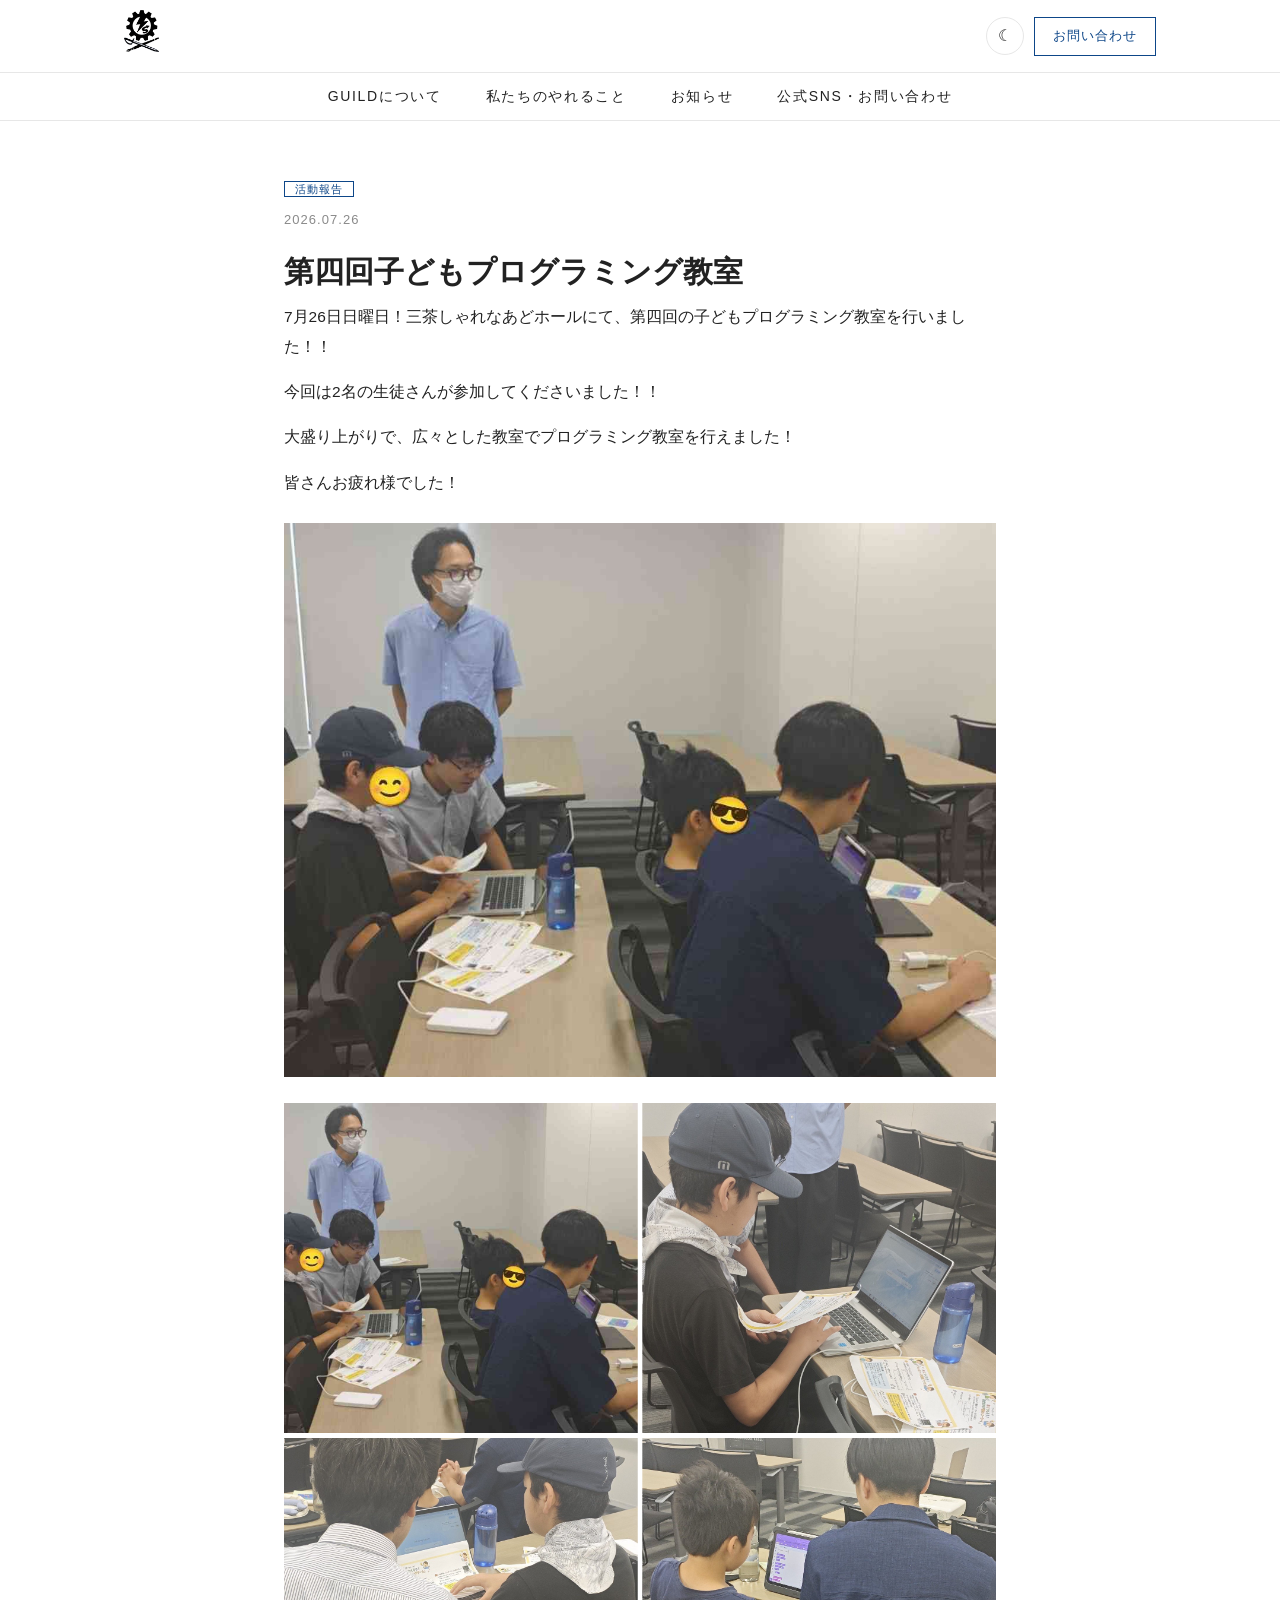
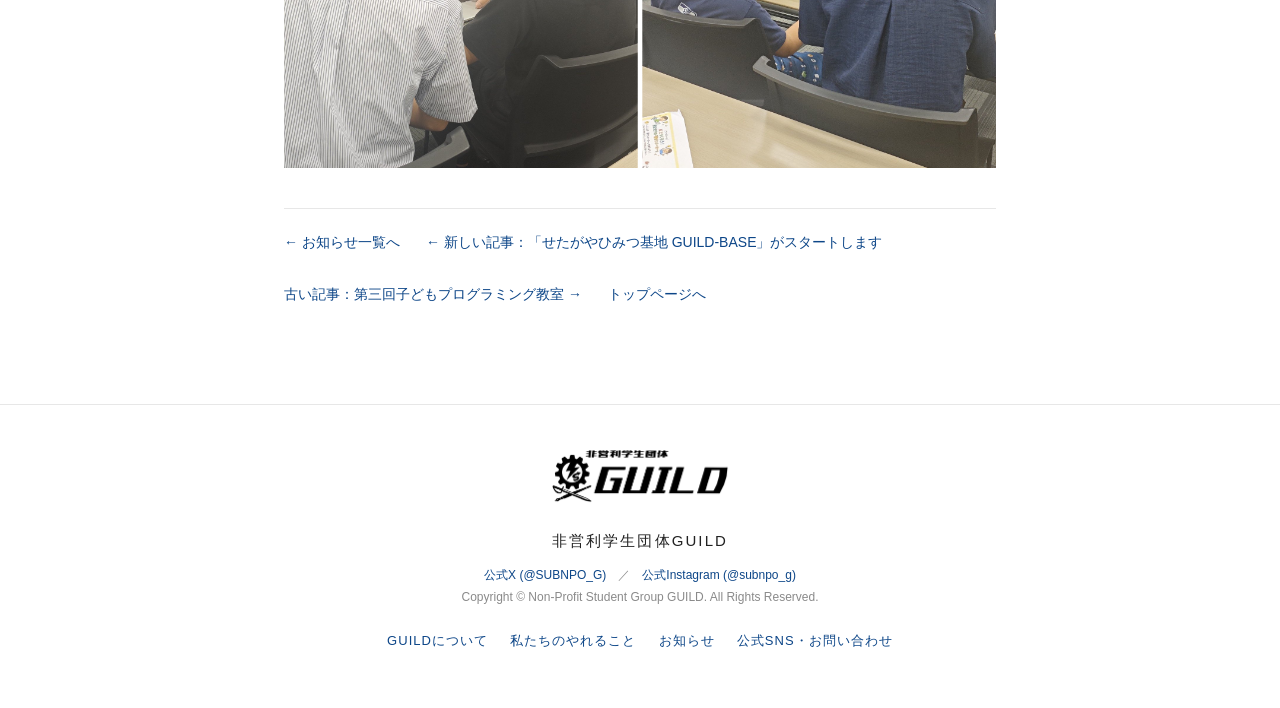
<file: news/programming-class-4.html>
<!DOCTYPE html>
<html lang="ja">
<head>
<meta charset="UTF-8">
<meta name="viewport" content="width=device-width, initial-scale=1.0">
<meta name="color-scheme" content="light dark">
<meta name="theme-color" media="(prefers-color-scheme: light)" content="#ffffff">
<meta name="theme-color" media="(prefers-color-scheme: dark)" content="#121417">
<title>第四回︎︎子どもプログラミング教室 | 非営利学生団体GUILD</title>
<meta name="description" content="7月26日日曜日！三茶しゃれなあどホールにて、第四回の子どもプログラミング教室を行いました！！今回は2名の生徒さんが参加してくださいました！！大盛り上がりで、広々とした教室でプロ">
<meta property="og:title" content="第四回︎︎子どもプログラミング教室 | 非営利学生団体GUILD">
<meta property="og:description" content="7月26日日曜日！三茶しゃれなあどホールにて、第四回の子どもプログラミング教室を行いました！！今回は2名の生徒さんが参加してくださいました！！大盛り上がりで、広々とした教室でプロ">
<meta property="og:type" content="website">
<meta property="og:site_name" content="非営利学生団体GUILD">
<meta property="og:url" content="https://nposub-guild.github.io/news/programming-class-4.html">
<meta property="og:image" content="https://nposub-guild.github.io/assets/images/news-programming-class-4-1.jpg">
<meta name="twitter:card" content="summary">
<link rel="canonical" href="https://nposub-guild.github.io/news/programming-class-4.html">
<link rel="icon" href="../assets/images/emblem-mark.png">
<link rel="stylesheet" href="../assets/style.css?v=3">
<script>(function(){try{var t=localStorage.getItem("guild-theme");if(t!=="dark"&&t!=="light"){t=window.matchMedia("(prefers-color-scheme: dark)").matches?"dark":"light";}document.documentElement.setAttribute("data-theme",t);}catch(e){document.documentElement.setAttribute("data-theme","light");}})();</script>
</head>
<body>

<header>
  <div class="header-in">
    <button class="burger" id="menuBtn" aria-label="メニューを開く" aria-expanded="false" aria-controls="mobileNav"><span></span><span></span><span></span></button>
    <a class="logo-link" href="../" aria-label="非営利学生団体GUILD トップページ"><img class="header-logo logo-light" src="../assets/images/emblem-mark.png" alt="GUILD"><img class="header-logo logo-dark" src="../assets/images/emblem-mark-dark.png" alt="GUILD" aria-hidden="true"></a>
    <div class="header-actions"><button class="theme-btn" id="themeBtn" type="button" aria-label="ライトモードとダークモードを切り替える" title="ライト／ダーク切替">☾</button><a class="header-cta" href="../#links">お問い合わせ</a></div>
  </div>
  <nav class="topnav" aria-label="メインメニュー">
    <div class="wrap">
      <a href="../about.html">GUILDについて</a><a href="../work.html">私たちのやれること</a><a href="../news.html">お知らせ</a><a href="../#links">公式SNS・お問い合わせ</a>
    </div>
  </nav>
  <nav class="mobilenav" id="mobileNav" aria-label="モバイルメニュー">
    <a href="../about.html">GUILDについて</a>
    <a href="../work.html">私たちのやれること</a>
    <a href="../news.html">お知らせ</a>
    <a href="../#links">公式SNS・お問い合わせ</a>
  </nav>
</header>

<main>

<article class="article">
  <p class="cat"><span class="nchip blue">活動報告</span></p>
  <p class="date">2026.07.26</p>
  <h1>第四回︎︎子どもプログラミング教室</h1>
<p>7月26日日曜日！三茶しゃれなあどホールにて、第四回の子どもプログラミング教室を行いました！！</p><p>今回は2名の生徒さんが参加してくださいました！！</p><p>大盛り上がりで、広々とした教室でプログラミング教室を行えました！</p><p>皆さんお疲れ様でした！</p>
  <img class="heroimg" src="../assets/images/news-programming-class-4-1.jpg" alt="" loading="lazy">
  <img class="heroimg" src="../assets/images/news-programming-class-4-2.png" alt="" loading="lazy">
  <div class="backlinks">
    <a href="../news.html">← お知らせ一覧へ</a>
    <a href="./guild-base-start.html">← 新しい記事：「せたがやひみつ基地 GUILD-BASE」がスタートします</a>
    <a href="./programming-class-3.html">古い記事：第三回︎︎子どもプログラミング教室 →</a>
    <a href="../">トップページへ</a>
  </div>
</article>

</main>

<footer>
  <img class="logo-light" src="../assets/images/logo-horizontal.png" alt="非営利学生団体GUILD ロゴ"><img class="logo-dark" src="../assets/images/logo-horizontal-dark.png" alt="非営利学生団体GUILD ロゴ" aria-hidden="true">
  <div class="fname">非営利学生団体GUILD</div>
  <p><a href="https://x.com/SUBNPO_G" target="_blank" rel="noopener">公式X (@SUBNPO_G)</a>　／　<a href="https://www.instagram.com/subnpo_g" target="_blank" rel="noopener">公式Instagram (@subnpo_g)</a><br>
  Copyright © Non-Profit Student Group GUILD. All Rights Reserved.</p>
  <nav class="footer-nav" aria-label="フッターメニュー">
    <a href="../about.html">GUILDについて</a><a href="../work.html">私たちのやれること</a><a href="../news.html">お知らせ</a><a href="../#links">公式SNS・お問い合わせ</a>
  </nav>
</footer>

<button class="to-top" id="toTop" aria-label="ページの先頭へ戻る">↑</button>
<script src="../assets/site.js?v=1"></script>
</body>
</html>
</file>
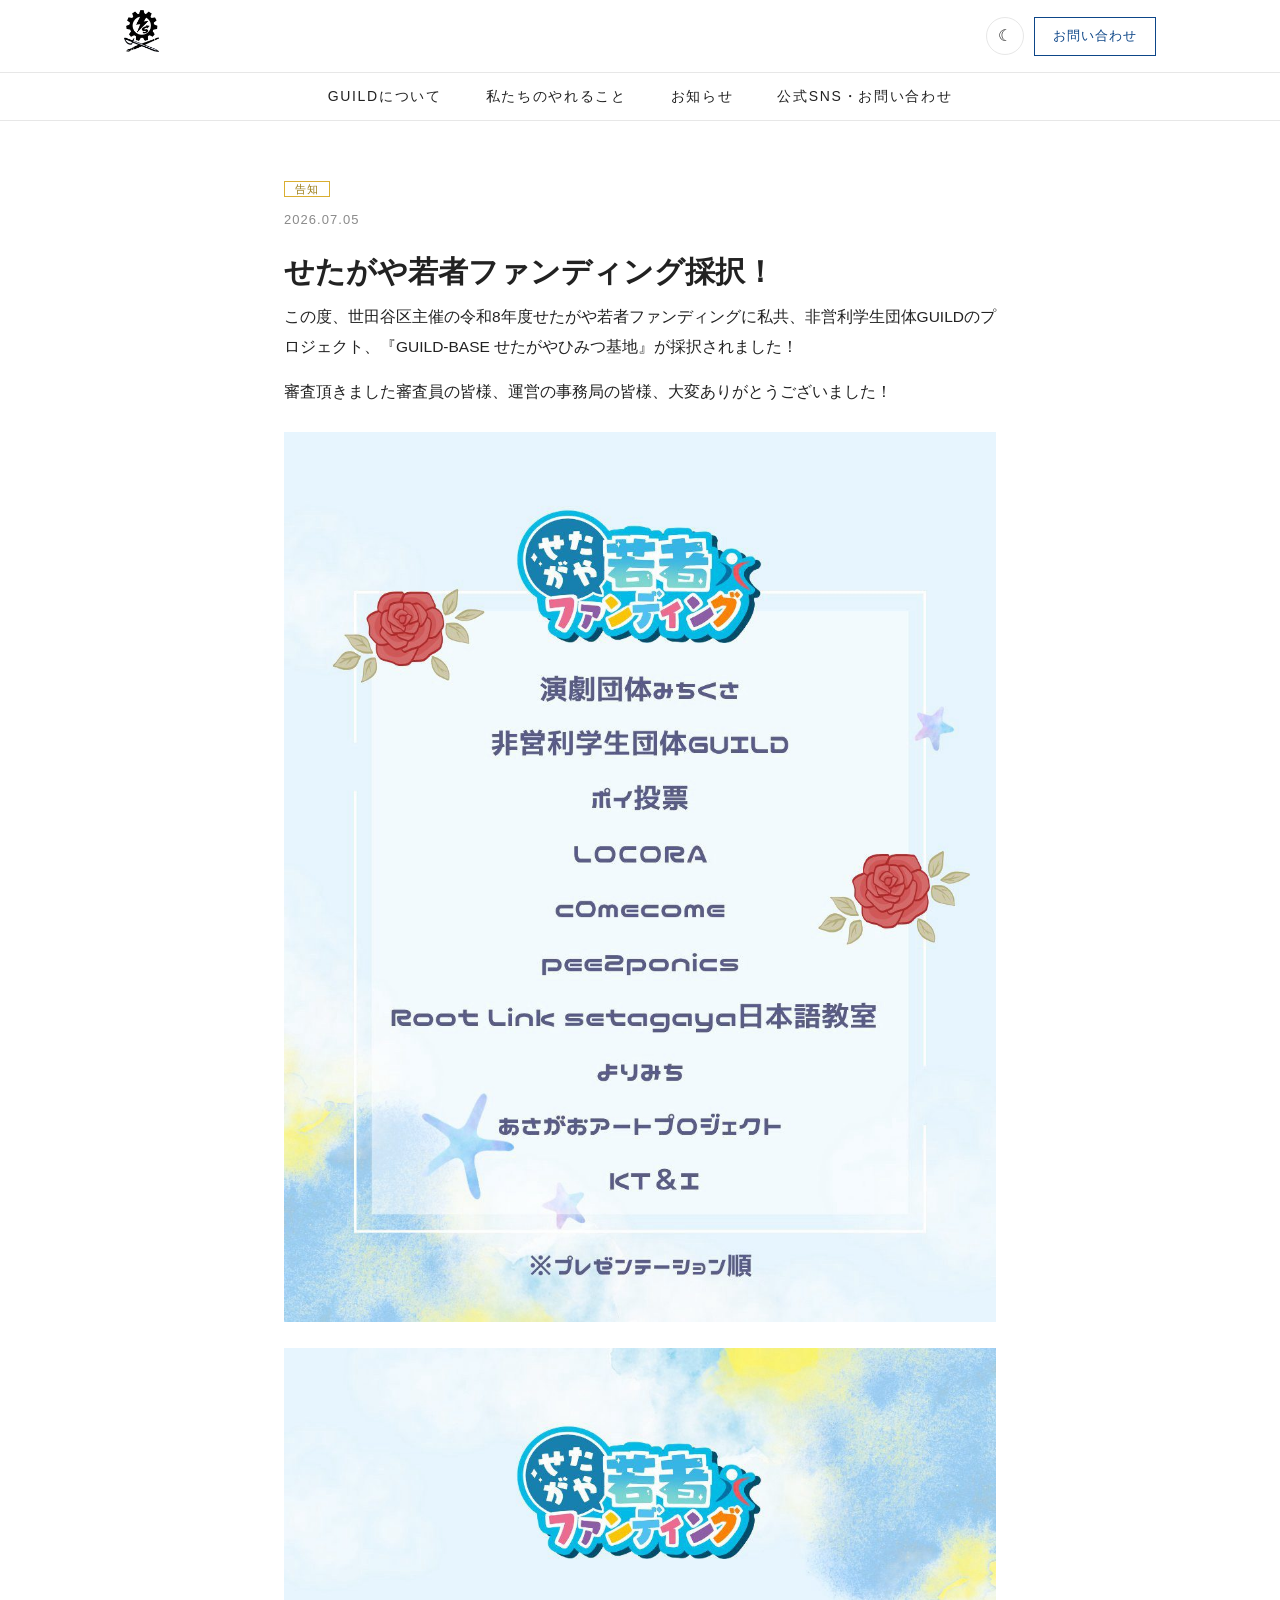
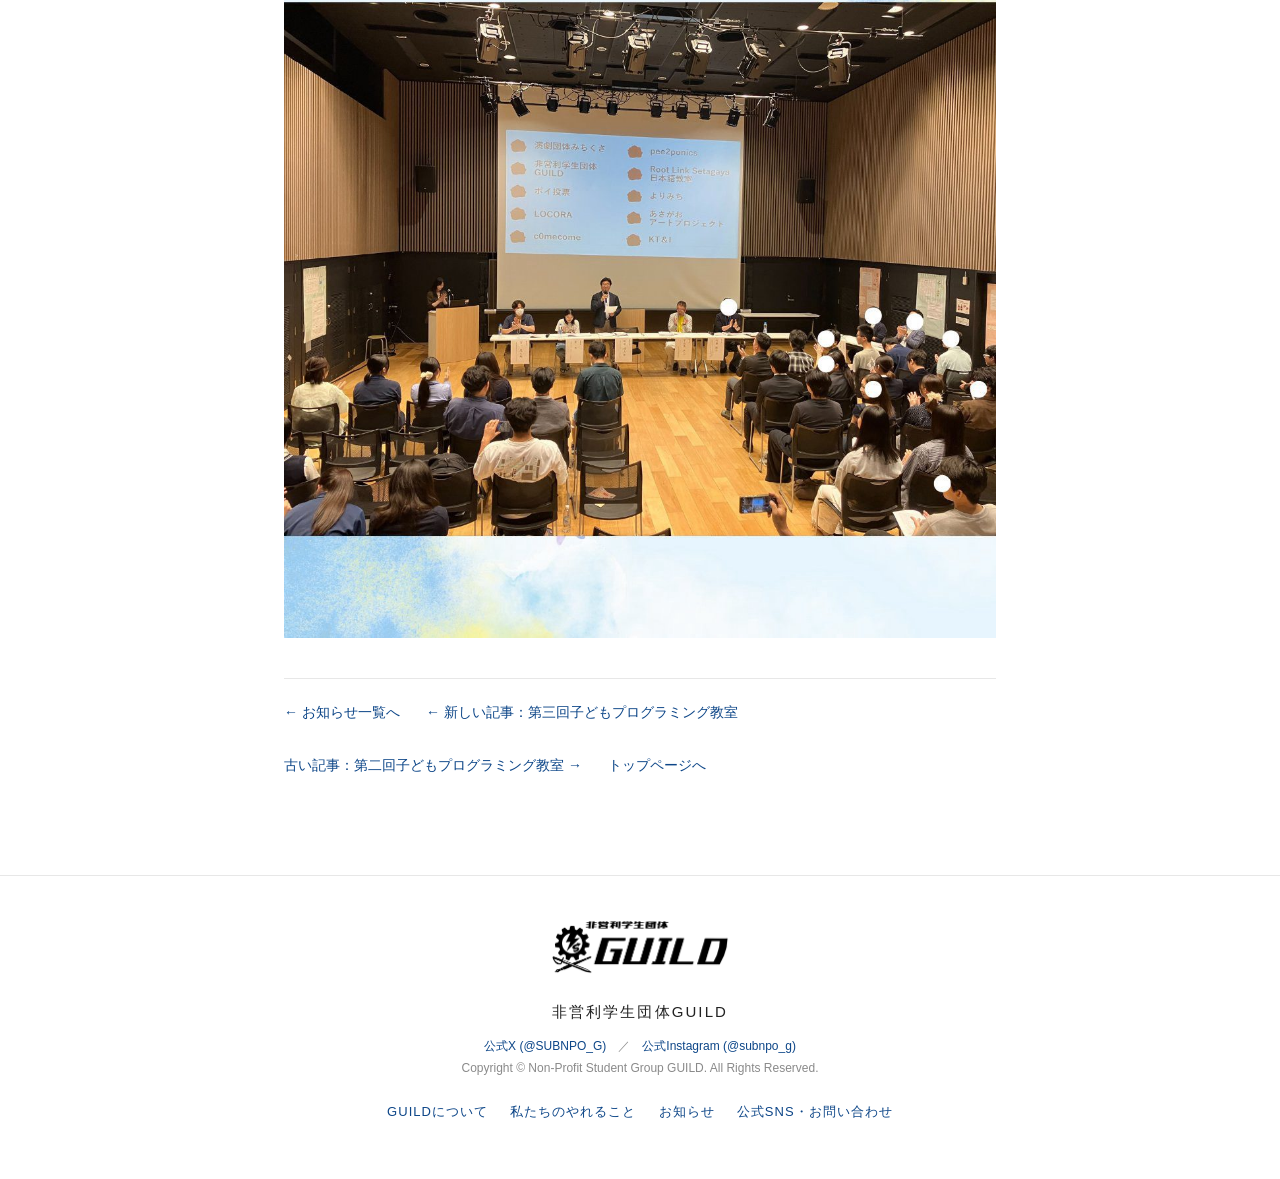
<file: news/setagaya-funding.html>
<!DOCTYPE html>
<html lang="ja">
<head>
<meta charset="UTF-8">
<meta name="viewport" content="width=device-width, initial-scale=1.0">
<meta name="color-scheme" content="light dark">
<meta name="theme-color" media="(prefers-color-scheme: light)" content="#ffffff">
<meta name="theme-color" media="(prefers-color-scheme: dark)" content="#121417">
<title>せたがや若者ファンディング採択！ | 非営利学生団体GUILD</title>
<meta name="description" content="この度、世田谷区主催の令和8年度せたがや若者ファンディングに私共、非営利学生団体GUILDのプロジェクト、『GUILD-BASE せたがやひみつ基地』が採択されました！審査頂きまし">
<meta property="og:title" content="せたがや若者ファンディング採択！ | 非営利学生団体GUILD">
<meta property="og:description" content="この度、世田谷区主催の令和8年度せたがや若者ファンディングに私共、非営利学生団体GUILDのプロジェクト、『GUILD-BASE せたがやひみつ基地』が採択されました！審査頂きまし">
<meta property="og:type" content="website">
<meta property="og:site_name" content="非営利学生団体GUILD">
<meta property="og:url" content="https://nposub-guild.github.io/news/setagaya-funding.html">
<meta property="og:image" content="https://nposub-guild.github.io/assets/images/news-setagaya-funding-1.jpg">
<meta name="twitter:card" content="summary">
<link rel="canonical" href="https://nposub-guild.github.io/news/setagaya-funding.html">
<link rel="icon" href="../assets/images/emblem-mark.png">
<link rel="stylesheet" href="../assets/style.css?v=3">
<script>(function(){try{var t=localStorage.getItem("guild-theme");if(t!=="dark"&&t!=="light"){t=window.matchMedia("(prefers-color-scheme: dark)").matches?"dark":"light";}document.documentElement.setAttribute("data-theme",t);}catch(e){document.documentElement.setAttribute("data-theme","light");}})();</script>
</head>
<body>

<header>
  <div class="header-in">
    <button class="burger" id="menuBtn" aria-label="メニューを開く" aria-expanded="false" aria-controls="mobileNav"><span></span><span></span><span></span></button>
    <a class="logo-link" href="../" aria-label="非営利学生団体GUILD トップページ"><img class="header-logo logo-light" src="../assets/images/emblem-mark.png" alt="GUILD"><img class="header-logo logo-dark" src="../assets/images/emblem-mark-dark.png" alt="GUILD" aria-hidden="true"></a>
    <div class="header-actions"><button class="theme-btn" id="themeBtn" type="button" aria-label="ライトモードとダークモードを切り替える" title="ライト／ダーク切替">☾</button><a class="header-cta" href="../#links">お問い合わせ</a></div>
  </div>
  <nav class="topnav" aria-label="メインメニュー">
    <div class="wrap">
      <a href="../about.html">GUILDについて</a><a href="../work.html">私たちのやれること</a><a href="../news.html">お知らせ</a><a href="../#links">公式SNS・お問い合わせ</a>
    </div>
  </nav>
  <nav class="mobilenav" id="mobileNav" aria-label="モバイルメニュー">
    <a href="../about.html">GUILDについて</a>
    <a href="../work.html">私たちのやれること</a>
    <a href="../news.html">お知らせ</a>
    <a href="../#links">公式SNS・お問い合わせ</a>
  </nav>
</header>

<main>

<article class="article">
  <p class="cat"><span class="nchip">告知</span></p>
  <p class="date">2026.07.05</p>
  <h1>せたがや若者ファンディング採択！</h1>
<p>この度、世田谷区主催の令和8年度せたがや若者ファンディングに私共、非営利学生団体GUILDのプロジェクト、『GUILD-BASE せたがやひみつ基地』が採択されました！</p><p>審査頂きました審査員の皆様、運営の事務局の皆様、大変ありがとうございました！</p>
  <img class="heroimg" src="../assets/images/news-setagaya-funding-1.jpg" alt="" loading="lazy">
  <img class="heroimg" src="../assets/images/news-setagaya-funding-2.jpg" alt="" loading="lazy">
  <div class="backlinks">
    <a href="../news.html">← お知らせ一覧へ</a>
    <a href="./programming-class-3.html">← 新しい記事：第三回︎︎子どもプログラミング教室</a>
    <a href="./programming-class-2.html">古い記事：第二回︎︎子どもプログラミング教室 →</a>
    <a href="../">トップページへ</a>
  </div>
</article>

</main>

<footer>
  <img class="logo-light" src="../assets/images/logo-horizontal.png" alt="非営利学生団体GUILD ロゴ"><img class="logo-dark" src="../assets/images/logo-horizontal-dark.png" alt="非営利学生団体GUILD ロゴ" aria-hidden="true">
  <div class="fname">非営利学生団体GUILD</div>
  <p><a href="https://x.com/SUBNPO_G" target="_blank" rel="noopener">公式X (@SUBNPO_G)</a>　／　<a href="https://www.instagram.com/subnpo_g" target="_blank" rel="noopener">公式Instagram (@subnpo_g)</a><br>
  Copyright © Non-Profit Student Group GUILD. All Rights Reserved.</p>
  <nav class="footer-nav" aria-label="フッターメニュー">
    <a href="../about.html">GUILDについて</a><a href="../work.html">私たちのやれること</a><a href="../news.html">お知らせ</a><a href="../#links">公式SNS・お問い合わせ</a>
  </nav>
</footer>

<button class="to-top" id="toTop" aria-label="ページの先頭へ戻る">↑</button>
<script src="../assets/site.js?v=1"></script>
</body>
</html>
</file>
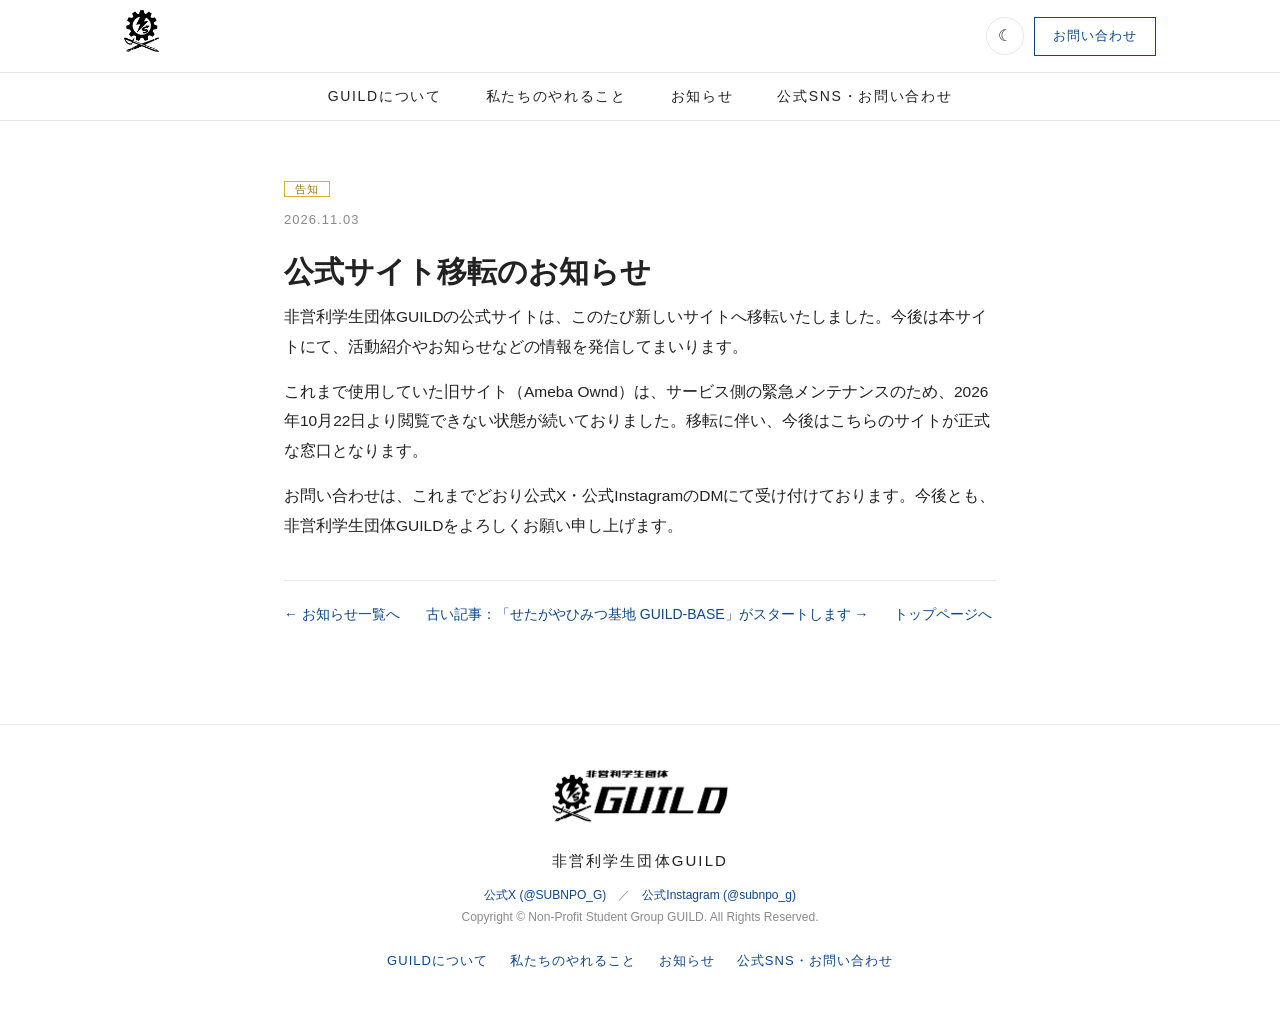
<file: news/site-renewal.html>
<!DOCTYPE html>
<html lang="ja">
<head>
<meta charset="UTF-8">
<meta name="viewport" content="width=device-width, initial-scale=1.0">
<meta name="color-scheme" content="light dark">
<meta name="theme-color" media="(prefers-color-scheme: light)" content="#ffffff">
<meta name="theme-color" media="(prefers-color-scheme: dark)" content="#121417">
<title>公式サイト移転のお知らせ | 非営利学生団体GUILD</title>
<meta name="description" content="非営利学生団体GUILDの公式サイトは、新しいサイトへ移転いたしました。今後は本サイトにて、活動紹介やお知らせなどの情報を発信してまいります。お問い合わせは、公式X・公式InstagramのDMにて受け付けております。">
<meta property="og:title" content="公式サイト移転のお知らせ | 非営利学生団体GUILD">
<meta property="og:description" content="非営利学生団体GUILDの公式サイトは、新しいサイトへ移転いたしました。今後は本サイトにて、活動紹介やお知らせなどの情報を発信してまいります。お問い合わせは、公式X・公式InstagramのDMにて受け付けております。">
<meta property="og:type" content="website">
<meta property="og:site_name" content="非営利学生団体GUILD">
<meta property="og:url" content="https://nposub-guild.github.io/news/site-renewal.html">
<meta property="og:image" content="https://nposub-guild.github.io/assets/images/logo-horizontal.png">
<meta name="twitter:card" content="summary">
<link rel="canonical" href="https://nposub-guild.github.io/news/site-renewal.html">
<link rel="icon" href="../assets/images/emblem-mark.png">
<link rel="stylesheet" href="../assets/style.css?v=3">
<script>(function(){try{var t=localStorage.getItem("guild-theme");if(t!=="dark"&&t!=="light"){t=window.matchMedia("(prefers-color-scheme: dark)").matches?"dark":"light";}document.documentElement.setAttribute("data-theme",t);}catch(e){document.documentElement.setAttribute("data-theme","light");}})();</script>
</head>
<body>

<header>
  <div class="header-in">
    <button class="burger" id="menuBtn" aria-label="メニューを開く" aria-expanded="false" aria-controls="mobileNav"><span></span><span></span><span></span></button>
    <a class="logo-link" href="../" aria-label="非営利学生団体GUILD トップページ"><img class="header-logo logo-light" src="../assets/images/emblem-mark.png" alt="GUILD"><img class="header-logo logo-dark" src="../assets/images/emblem-mark-dark.png" alt="GUILD" aria-hidden="true"></a>
    <div class="header-actions"><button class="theme-btn" id="themeBtn" type="button" aria-label="ライトモードとダークモードを切り替える" title="ライト／ダーク切替">☾</button><a class="header-cta" href="../#links">お問い合わせ</a></div>
  </div>
  <nav class="topnav" aria-label="メインメニュー">
    <div class="wrap">
      <a href="../about.html">GUILDについて</a><a href="../work.html">私たちのやれること</a><a href="../news.html">お知らせ</a><a href="../#links">公式SNS・お問い合わせ</a>
    </div>
  </nav>
  <nav class="mobilenav" id="mobileNav" aria-label="モバイルメニュー">
    <a href="../about.html">GUILDについて</a>
    <a href="../work.html">私たちのやれること</a>
    <a href="../news.html">お知らせ</a>
    <a href="../#links">公式SNS・お問い合わせ</a>
  </nav>
</header>

<main>

<article class="article">
  <p class="cat"><span class="nchip">告知</span></p>
  <p class="date">2026.11.03</p>
  <h1>公式サイト移転のお知らせ</h1>
<p>非営利学生団体GUILDの公式サイトは、このたび新しいサイトへ移転いたしました。今後は本サイトにて、活動紹介やお知らせなどの情報を発信してまいります。</p>
<p>これまで使用していた旧サイト（Ameba Ownd）は、サービス側の緊急メンテナンスのため、2026年10月22日より閲覧できない状態が続いておりました。移転に伴い、今後はこちらのサイトが正式な窓口となります。</p>
<p>お問い合わせは、これまでどおり公式X・公式InstagramのDMにて受け付けております。今後とも、非営利学生団体GUILDをよろしくお願い申し上げます。</p>
  <div class="backlinks">
    <a href="../news.html">← お知らせ一覧へ</a>
    <a href="./guild-base-start.html">古い記事：「せたがやひみつ基地 GUILD-BASE」がスタートします →</a>
    <a href="../">トップページへ</a>
  </div>
</article>

</main>

<footer>
  <img class="logo-light" src="../assets/images/logo-horizontal.png" alt="非営利学生団体GUILD ロゴ"><img class="logo-dark" src="../assets/images/logo-horizontal-dark.png" alt="非営利学生団体GUILD ロゴ" aria-hidden="true">
  <div class="fname">非営利学生団体GUILD</div>
  <p><a href="https://x.com/SUBNPO_G" target="_blank" rel="noopener">公式X (@SUBNPO_G)</a>　／　<a href="https://www.instagram.com/subnpo_g" target="_blank" rel="noopener">公式Instagram (@subnpo_g)</a><br>
  Copyright © Non-Profit Student Group GUILD. All Rights Reserved.</p>
  <nav class="footer-nav" aria-label="フッターメニュー">
    <a href="../about.html">GUILDについて</a><a href="../work.html">私たちのやれること</a><a href="../news.html">お知らせ</a><a href="../#links">公式SNS・お問い合わせ</a>
  </nav>
</footer>

<button class="to-top" id="toTop" aria-label="ページの先頭へ戻る">↑</button>
<script src="../assets/site.js?v=1"></script>
</body>
</html>
</file>
<file: assets/style.css>
:root{
    --blue:#0D4688;
    --gold:#D9AE31;
    --ink:#222222;
    --gray:#8A8A8A;
    --line:#E7E7E7;
  }
  *{margin:0;padding:0;box-sizing:border-box;}
  body{font-family:"Hiragino Kaku Gothic ProN","Hiragino Sans","Noto Sans JP",sans-serif;color:var(--ink);background:#fff;line-height:1.9;}
  a{color:inherit;text-decoration:none;}
  .wrap{max-width:1080px;margin:0 auto;padding:0 24px;}

  header{position:sticky;top:0;background:#fff;border-bottom:1px solid var(--line);z-index:10;}
  .header-in{max-width:1080px;margin:0 auto;padding:10px 24px;display:flex;align-items:center;justify-content:space-between;}
  .burger{width:26px;cursor:pointer;}
  .burger span{display:block;height:2px;background:var(--ink);margin:6px 0;}
  .header-logo{height:42px;}
  .header-cta{border:1px solid var(--blue);color:var(--blue);padding:6px 18px;font-size:13px;letter-spacing:.08em;background:#fff;cursor:pointer;}
  nav.topnav{border-top:1px solid var(--line);}
  nav.topnav .wrap{display:flex;justify-content:center;gap:44px;padding-top:10px;padding-bottom:10px;font-size:14px;letter-spacing:.12em;}
  nav.topnav a:hover{color:var(--blue);}

  .hero-logo{display:block;width:min(560px,86%);margin:52px auto 30px;}
  .hero{position:relative;max-width:1180px;margin:0 auto;}
  .hero img.photo{width:100%;height:min(60vw,540px);object-fit:cover;display:block;}
  .hero .catch{position:absolute;top:0;bottom:0;left:7%;display:flex;align-items:center;background:rgba(255,255,255,.55);padding:0 14px;}
  .hero .catch p{writing-mode:vertical-rl;font-size:clamp(20px,4.2vw,34px);letter-spacing:.32em;font-weight:600;}
  .hero-sub{text-align:center;margin:34px auto 0;padding:0 24px;max-width:820px;}
  .hero-sub .lead{font-size:clamp(17px,2.6vw,21px);font-weight:700;letter-spacing:.04em;line-height:1.7;}
  .hero-sub .sub{font-size:14px;color:#555;margin-top:10px;}
  .hero-btns{margin-top:22px;display:flex;gap:16px;justify-content:center;flex-wrap:wrap;}
  .btn{display:inline-block;padding:12px 36px;font-size:14px;letter-spacing:.14em;cursor:pointer;}
  .btn-solid{background:var(--blue);color:#fff;border:1px solid var(--blue);}
  .btn-outline{background:#fff;color:var(--blue);border:1px solid var(--blue);}

  .stats{max-width:1080px;margin:52px auto 0;padding:0 24px;}
  .stats-in{display:grid;grid-template-columns:repeat(4,1fr);border:1px solid var(--line);}
  .stat{padding:20px 10px;text-align:center;border-right:1px solid var(--line);}
  .stat:last-child{border-right:none;}
  .stat .num{font-size:clamp(22px,3.4vw,32px);font-weight:700;color:var(--blue);letter-spacing:.04em;}
  .stat .num small{font-size:14px;}
  .stat .lbl{font-size:12px;color:var(--gray);letter-spacing:.14em;margin-top:2px;}

  section{padding:76px 0 8px;}
  .sec-head{text-align:center;margin-bottom:40px;}
  .sec-head .line{width:44px;height:3px;background:var(--gold);margin:0 auto 14px;}
  .sec-head h2{font-size:24px;letter-spacing:.22em;font-weight:700;}
  .sec-head .en{font-size:11px;letter-spacing:.3em;color:var(--gray);margin-top:4px;}
  .sec-lead{max-width:760px;margin:-18px auto 36px;text-align:center;font-size:15px;color:#444;}

  .story{max-width:760px;margin:0 auto;font-size:15.5px;}
  .story p{margin-bottom:16px;}
  .story .quote{border-left:3px solid var(--gold);padding:4px 0 4px 18px;font-weight:700;font-size:17px;margin:22px 0;}

  .about-grid{display:grid;grid-template-columns:repeat(3,1fr);gap:28px;}
  .about-item{border:1px solid var(--line);padding:28px 24px;}
  .about-item .num{color:var(--gold);font-weight:700;letter-spacing:.2em;font-size:12px;}
  .about-item h3{font-size:17px;margin:8px 0 10px;letter-spacing:.04em;line-height:1.6;}
  .about-item p{font-size:14px;color:#444;}

  .act-grid{display:grid;grid-template-columns:1fr 1fr;gap:28px;}
  .act{border:1px solid var(--line);padding:26px 28px;}
  .act h3{font-size:17px;margin-bottom:8px;}
  .act h3 .tag{font-size:11px;color:#9a7b14;border:1px solid var(--gold);padding:1px 10px;letter-spacing:.1em;margin-left:10px;vertical-align:2px;white-space:nowrap;}
  .act p{font-size:14px;color:#444;}
  .chips{margin-top:26px;text-align:center;}
  .chips .cap{font-size:13px;color:var(--gray);letter-spacing:.1em;margin-bottom:12px;}
  .chip{display:inline-block;border:1px solid #ccc;border-radius:999px;padding:5px 16px;font-size:13px;margin:4px;color:#444;}

  .cards{display:grid;grid-template-columns:1fr 1fr;gap:36px 32px;}
  .card img{width:100%;aspect-ratio:4/3;object-fit:cover;display:block;}
  .card .date{font-size:12px;color:var(--gray);margin-top:12px;letter-spacing:.08em;}
  .card .ttl{font-size:16px;margin-top:2px;}
  .past{margin-top:34px;border-top:1px solid var(--line);padding-top:20px;font-size:14px;color:#444;}
  .past .cap{font-size:12px;color:var(--gray);letter-spacing:.14em;margin-bottom:8px;}
  .more{text-align:center;margin-top:36px;}
  .more a{border:1px solid #bbb;padding:10px 40px;font-size:13px;letter-spacing:.16em;display:inline-block;}


  .news-list{border-top:1px solid var(--line);max-width:900px;margin:0 auto;}
  .news-row{display:flex;gap:20px;align-items:baseline;padding:18px 6px;border-bottom:1px solid var(--line);flex-wrap:wrap;}
  .news-row .date{font-size:13px;color:var(--gray);min-width:110px;letter-spacing:.06em;}
  .nchip{font-size:11px;border:1px solid var(--gold);color:#9a7b14;padding:1px 10px;letter-spacing:.1em;white-space:nowrap;}
  .nchip.blue{border-color:var(--blue);color:var(--blue);}
  .news-row .ttl{font-size:15px;}
  .mood{max-width:760px;margin:0 auto;font-size:15.5px;}
  .mood p{margin-bottom:14px;}

  .works{display:grid;grid-template-columns:1fr 1fr;gap:32px;}
  .work img{width:100%;aspect-ratio:16/10;object-fit:cover;display:block;}
  .work h3{font-size:18px;margin-top:14px;}
  .work p{font-size:14px;color:#444;margin-top:4px;}
  .work .price{color:var(--blue);font-weight:700;}
  .portfolio{margin-top:30px;display:grid;grid-template-columns:repeat(4,1fr);gap:16px;}
  .portfolio div{border:1px solid var(--line);text-align:center;padding:16px 8px;font-size:13.5px;}

  .faq{max-width:760px;margin:0 auto;}
  .faq-item{border-bottom:1px solid var(--line);padding:20px 4px;}
  .faq-item:first-child{border-top:1px solid var(--line);}
  .faq-item .q{font-weight:700;font-size:16px;}
  .faq-item .q span{color:var(--blue);margin-right:8px;}
  .faq-item .a{font-size:14.5px;color:#444;margin-top:6px;}
  .faq-item .a span{color:#9a7b14;font-weight:700;margin-right:8px;}

  .cta-band{background:#F7F9FC;margin-top:84px;padding:64px 0;}
  .steps{display:grid;grid-template-columns:repeat(3,1fr);gap:24px;max-width:900px;margin:0 auto;}
  .step{background:#fff;border:1px solid var(--line);padding:24px;text-align:center;}
  .step .n{color:var(--gold);font-weight:700;letter-spacing:.2em;font-size:12px;}
  .step h3{font-size:16px;margin:8px 0 6px;}
  .step p{font-size:13.5px;color:#444;}

  .sns-btns{display:flex;gap:24px;justify-content:center;flex-wrap:wrap;}
  .sns-btns a{border:1px solid #BDBDBD;padding:16px 0;width:300px;text-align:center;font-size:15px;letter-spacing:.1em;color:#555;background:#fff;}
  .sns-btns a:hover{border-color:var(--blue);color:var(--blue);}

  footer{border-top:1px solid var(--line);margin-top:88px;padding:44px 0 54px;text-align:center;}
  footer img{height:54px;margin-bottom:14px;}
  footer .fname{font-size:15px;letter-spacing:.14em;margin-bottom:8px;}
  footer p{font-size:12px;color:var(--gray);line-height:1.9;}
  footer a{color:var(--blue);}
  .mock-note{max-width:1080px;margin:26px auto 0;padding:0 24px;font-size:11px;color:#aaa;text-align:center;}

  @media(max-width:720px){
    nav.topnav{display:none;}
    .stats-in{grid-template-columns:1fr 1fr;}
    .stat{border-bottom:1px solid var(--line);}
    .about-grid{grid-template-columns:1fr;}
    .act-grid{grid-template-columns:1fr;}
    .cards{grid-template-columns:1fr;}
    .works{grid-template-columns:1fr;}
    .portfolio{grid-template-columns:1fr 1fr;}
    .steps{grid-template-columns:1fr;}
    .hero .catch{left:5%;}
    section{padding:56px 0 4px;}
  }

/* --- GitHub Pages implementation additions --- */
html{scroll-behavior:smooth;}
section, .cta-band{scroll-margin-top:90px;}
.header-cta{text-decoration:none;display:inline-block;}


/* --- v2 finished-site additions --- */
button.burger{background:none;border:none;padding:4px;}
.mobilenav{display:none;border-top:1px solid var(--line);background:#fff;}
.mobilenav.open{display:block;}
.mobilenav a{display:block;padding:13px 24px;border-bottom:1px solid var(--line);font-size:15px;letter-spacing:.08em;}
.mobilenav a:hover{color:var(--blue);background:#F7F9FC;}
@media(min-width:721px){.mobilenav{display:none!important;}}
a.news-row:hover .ttl{color:var(--blue);}
.news-row .arrow{color:var(--gray);margin-left:auto;}
a.card{display:block;}
a.card:hover .ttl{color:var(--blue);}
details.faq-item{border-bottom:1px solid var(--line);padding:20px 4px;}
details.faq-item:first-child{border-top:1px solid var(--line);}
details.faq-item summary{cursor:pointer;list-style:none;font-weight:700;font-size:16px;}
details.faq-item summary::-webkit-details-marker{display:none;}
details.faq-item summary span{color:var(--blue);margin-right:8px;}
details.faq-item summary::after{content:"＋";float:right;color:var(--gray);font-weight:400;}
details.faq-item[open ] summary::after{content:"－";}
.footer-nav{margin-top:20px;display:flex;gap:22px;justify-content:center;flex-wrap:wrap;font-size:13px;letter-spacing:.08em;}
.footer-nav a:hover{color:var(--blue);}
.to-top{position:fixed;right:18px;bottom:18px;width:44px;height:44px;border-radius:50%;border:1px solid var(--blue);background:#fff;color:var(--blue);font-size:18px;cursor:pointer;display:none;z-index:20;}
.to-top.show{display:block;}
.article{max-width:760px;margin:0 auto;padding:52px 24px 8px;}
.article .date{font-size:13px;color:var(--gray);letter-spacing:.08em;}
.article h1{font-size:clamp(22px,4.6vw,30px);line-height:1.5;margin:10px 0 8px;}
.article .cat{margin-bottom:6px;}
.article img.heroimg{width:100%;display:block;margin:26px 0;}
.article p{font-size:15.5px;margin-bottom:16px;}
.article .backlinks{margin-top:40px;border-top:1px solid var(--line);padding-top:20px;display:flex;gap:26px;flex-wrap:wrap;font-size:14px;}
.article .backlinks a{color:var(--blue);}
.page-head{max-width:900px;margin:0 auto;padding:52px 24px 0;text-align:center;}

/* --- v3: new hero, responsive polish, dark mode --- */
:root{
  --bg:#ffffff;
  --surface:#ffffff;
  --surface-alt:#F7F9FC;
  --text:#222222;
  --text-sub:#444444;
  --text-mut:#555555;
  --accent:#0D4688;
  --accent-btn:#0D4688;
  --gold-text:#9a7b14;
  color-scheme:light;
}
img{max-width:100%;}

/* Hero: show the whole portrait photo (no cropping of the baked-in catch copy),
   with a blurred cover copy of the same photo filling the sides on wide screens. */
.hero{position:relative;max-width:1180px;margin:0 auto;overflow:hidden;background:#0e0f11;}
.hero::before{content:"";position:absolute;inset:0;background:url("images/hero.png") center/cover no-repeat;filter:blur(28px) brightness(.72);transform:scale(1.15);}
.hero img.photo{position:relative;display:block;width:auto;height:auto;max-width:min(600px,100%);max-height:82vh;margin:0 auto;object-fit:contain;}

@media(max-width:720px){
  .header-logo{height:36px;}
  .header-cta{padding:5px 12px;font-size:12px;}
  .hero-sub .hero-btns .btn{width:min(330px,88vw);text-align:center;}
  .news-row{gap:10px;padding:15px 2px;}
  .news-row .date{min-width:88px;}
  .news-row .arrow{display:none;}
  .sec-head h2{font-size:21px;}
  .article{padding-top:38px;}
}

/* --- v4: framed hero (no crop, no blur bands), theme toggle, transparent logos --- */
body{transition:background-color .25s ease,color .25s ease;}
header{transition:background-color .25s ease;}
.header-actions{display:flex;align-items:center;gap:10px;}
.theme-btn{width:38px;height:38px;border-radius:50%;border:1px solid var(--line);background:var(--surface);color:var(--text);font-size:16px;line-height:1;cursor:pointer;padding:0;}
.theme-btn:hover{border-color:var(--blue);color:var(--blue);}
@media(min-width:721px){.burger{display:none;}}
/* Hero: flat brand-tinted stage + the whole photo as a framed card. Nothing is cropped. */
.hero{background:var(--surface-alt);overflow:hidden;padding:40px 16px 44px;}
.hero::before{display:none;}
.hero img.photo{height:min(560px,78vh);width:auto;max-width:100%;margin:0 auto;border-radius:14px;box-shadow:0 14px 34px rgba(18,42,74,.20);}
@media(max-width:720px){
  .hero{padding:18px 12px 22px;}
  .hero img.photo{height:auto;width:100%;border-radius:10px;}
}
/* Thumbnails: letterboxed on a tinted stage instead of cropped. */
.card img,.work img{object-fit:contain;background:var(--surface-alt);}

/* Dark theme: applied when the visitor toggles it, or by OS setting on first visit
   (the inline head script stamps data-theme on <html> before first paint). */
:root[data-theme="dark"]{

  --bg:#121417;
  --surface:#1A1D21;
  --surface-alt:#1E2126;
  --text:#ECEEF1;
  --text-sub:#C7CBD1;
  --text-mut:#AEB4BC;
  --line:#34383F;
  --accent:#8FBCEA;
  --accent-btn:#2E6DAE;
  --gold-text:#E0C169;
  color-scheme:dark;
}
:root[data-theme="dark"] body{background:var(--bg);color:var(--text);}
:root[data-theme="dark"] header{background:var(--bg);}
:root[data-theme="dark"] .burger span{background:var(--text);}
:root[data-theme="dark"] .header-cta{border-color:var(--accent);color:var(--accent);background:transparent;}
:root[data-theme="dark"] nav.topnav a:hover{color:var(--accent);}
:root[data-theme="dark"] .mobilenav{background:var(--bg);}
:root[data-theme="dark"] .mobilenav a{border-color:var(--line);}
:root[data-theme="dark"] .mobilenav a:hover{background:var(--surface-alt);color:var(--accent);}
:root[data-theme="dark"] .theme-btn:hover{border-color:var(--accent);color:var(--accent);}
:root[data-theme="dark"] .hero{box-shadow:none;}
:root[data-theme="dark"] .hero img.photo{box-shadow:0 14px 34px rgba(0,0,0,.5);}
:root[data-theme="dark"] .hero-sub .sub{color:var(--text-mut);}
:root[data-theme="dark"] .stat .num{color:var(--accent);}
:root[data-theme="dark"] .stat .lbl,:root[data-theme="dark"] .sec-head .en,:root[data-theme="dark"] .card .date,:root[data-theme="dark"] .past .cap,:root[data-theme="dark"] .chips .cap{color:var(--text-mut);}
:root[data-theme="dark"] .sec-lead,:root[data-theme="dark"] .story,:root[data-theme="dark"] .about-item p,:root[data-theme="dark"] .act p,:root[data-theme="dark"] .past,:root[data-theme="dark"] .work p,:root[data-theme="dark"] .step p,:root[data-theme="dark"] details.faq-item .a{color:var(--text-sub);}
:root[data-theme="dark"] .about-item,:root[data-theme="dark"] .act,:root[data-theme="dark"] .step{border-color:var(--line);}
:root[data-theme="dark"] .act h3 .tag,:root[data-theme="dark"] .nchip{color:var(--gold-text);border-color:var(--gold);}
:root[data-theme="dark"] .nchip.blue{color:var(--accent);border-color:var(--accent);}
:root[data-theme="dark"] .chip{border-color:var(--line);color:var(--text-sub);}
:root[data-theme="dark"] a.news-row:hover .ttl,:root[data-theme="dark"] a.card:hover .ttl{color:var(--accent);}
:root[data-theme="dark"] .work .price{color:var(--accent);}
:root[data-theme="dark"] .cta-band{background:var(--surface-alt);}
:root[data-theme="dark"] .step{background:var(--surface);}
:root[data-theme="dark"] .btn-solid{background:var(--accent-btn);border-color:var(--accent-btn);color:#fff;}
:root[data-theme="dark"] .btn-outline{background:transparent;color:var(--accent);border-color:var(--accent);}
:root[data-theme="dark"] .sns-btns a{background:var(--surface);border-color:#4a4f57;color:var(--text-sub);}
:root[data-theme="dark"] .sns-btns a:hover{border-color:var(--accent);color:var(--accent);}
:root[data-theme="dark"] .more a{border-color:#4a4f57;}
:root[data-theme="dark"] .to-top{background:var(--surface);border-color:var(--accent);color:var(--accent);}
:root[data-theme="dark"] details.faq-item summary span{color:var(--accent);}
:root[data-theme="dark"] details.faq-item .a span{color:var(--gold-text);}
:root[data-theme="dark"] footer a,:root[data-theme="dark"] .article .backlinks a{color:var(--accent);}
:root[data-theme="dark"] .footer-nav a:hover{color:var(--accent);}

.logo-dark{display:none;}
:root[data-theme="dark"] .logo-light{display:none;}
:root[data-theme="dark"] .logo-dark{display:inline-block;}
:root[data-theme="dark"] .hero-logo.logo-dark{display:block;}
@media(max-width:720px){.header-in{position:relative;}.header-in .logo-link{position:absolute;left:50%;transform:translateX(-50%);}}

.daily-grid{display:grid;grid-template-columns:repeat(3,1fr);gap:10px;margin-top:28px;}
.daily-grid img{width:100%;aspect-ratio:1/1;object-fit:cover;display:block;border-radius:10px;}
@media(max-width:640px){.daily-grid{grid-template-columns:repeat(2,1fr);}}

[data-theme="dark"] .mono-img{filter:invert(1) hue-rotate(180deg);}
[data-theme="dark"] .lift-img{filter:brightness(1.6) saturate(1.25);}

/* --- NPOSUB additions: project / work image grids, members (guild3cha形式に合わせた追加分) --- */
.about-visual{display:block;width:100%;margin:0 0 26px;border-radius:10px;}
.project-images{display:grid;grid-template-columns:1fr 1fr;gap:28px;max-width:900px;margin:0 auto;}
.project-images img{width:100%;display:block;border-radius:10px;}
.work-images{display:grid;grid-template-columns:1fr 1fr;gap:28px;margin:0 auto 6px;}
.work-images.single{grid-template-columns:min(520px,100%);justify-content:center;}
.work-images img{width:100%;display:block;border-radius:10px;}
.members{display:grid;grid-template-columns:repeat(3,1fr);gap:28px;}
.member{border:1px solid var(--line);padding:20px 20px 24px;text-align:center;margin:0;}
.member img{width:100%;aspect-ratio:4/5;object-fit:contain;background:var(--surface-alt);display:block;}
.member .role{display:block;font-size:12px;color:var(--gray);letter-spacing:.1em;margin-top:14px;}
.member .name{display:block;font-size:17px;font-weight:700;margin-top:2px;}
:root[data-theme="dark"] .member{border-color:var(--line);}
:root[data-theme="dark"] .member .role{color:var(--text-mut);}
@media(max-width:720px){
  .project-images,.work-images{grid-template-columns:1fr;}
  .members{grid-template-columns:1fr 1fr;}
}
@media(max-width:460px){.members{grid-template-columns:1fr;}}

/* --- v6: top like Ameba Ownd — header stays emblem mark, title logo is the big hero-top + footer --- */
.hero-logo{width:min(560px,90%);margin:40px auto 28px;}
footer img{max-width:86vw;object-fit:contain;}
</file>
